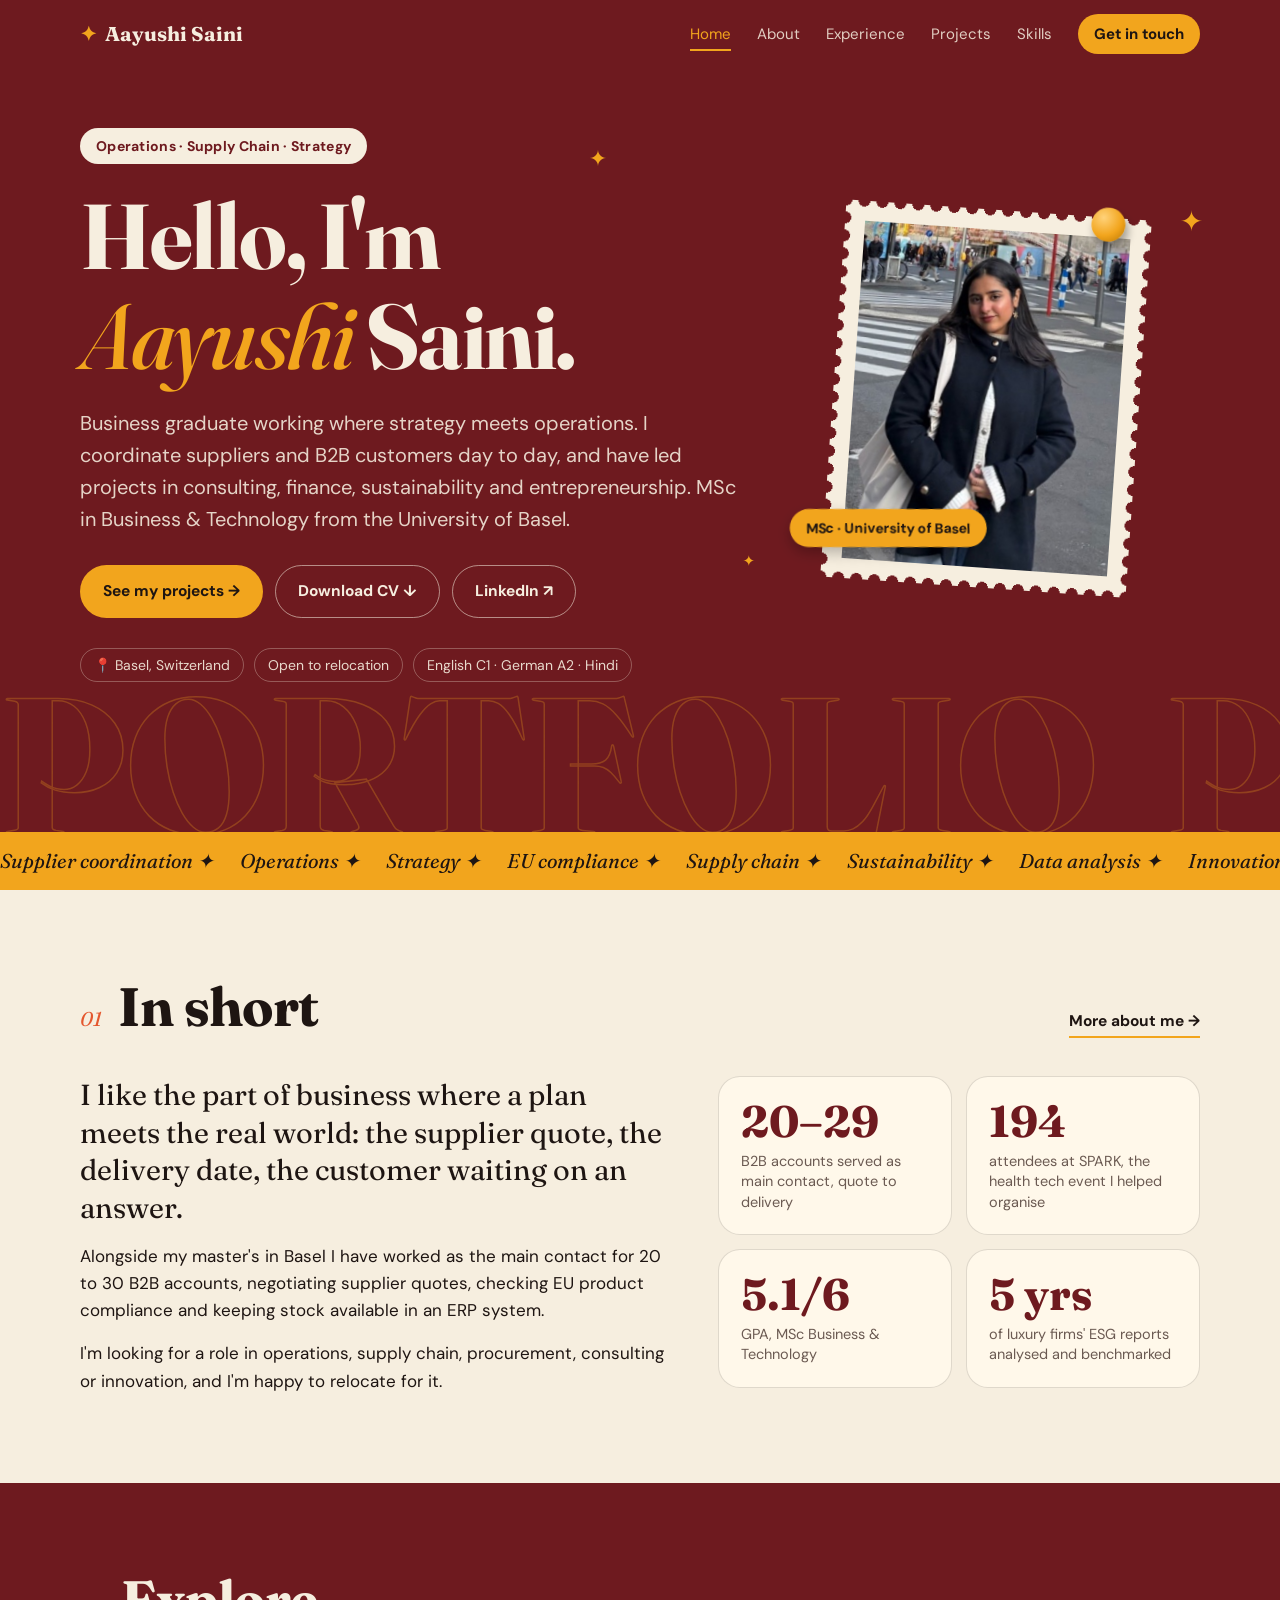
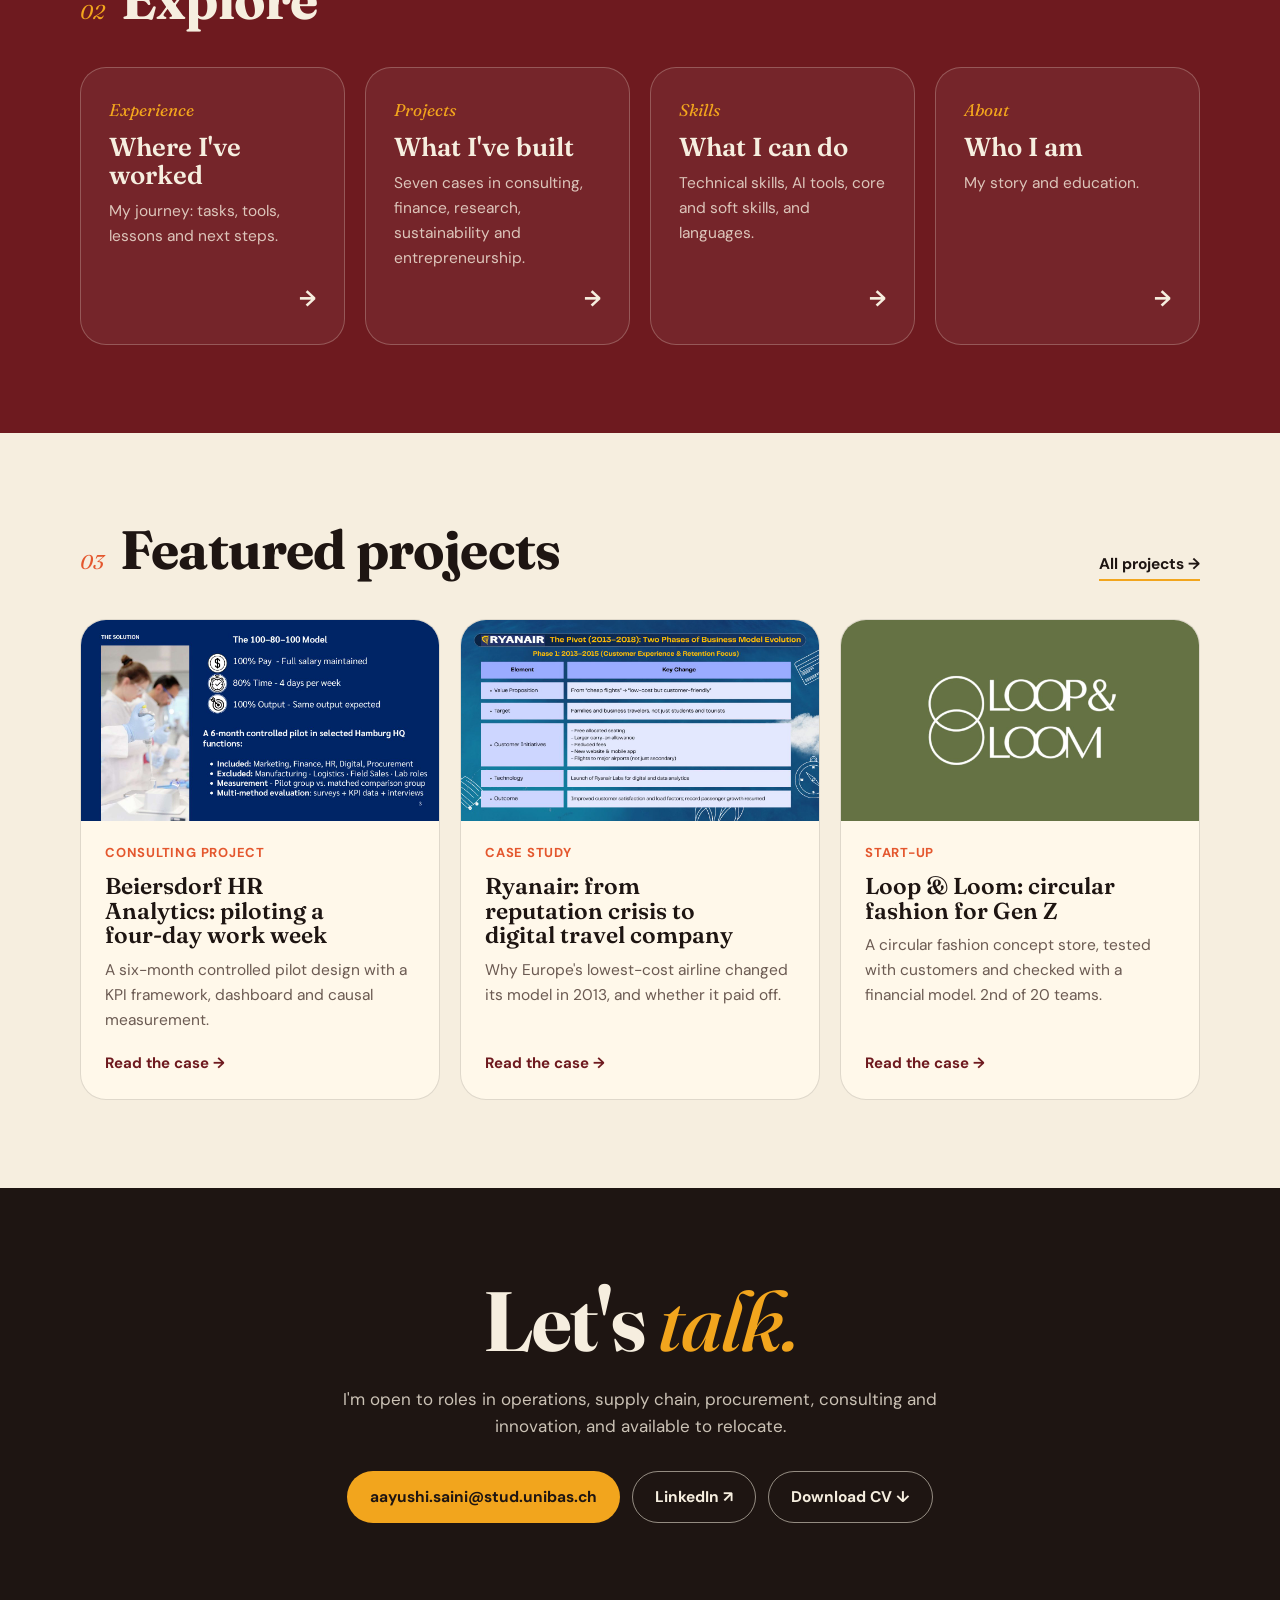
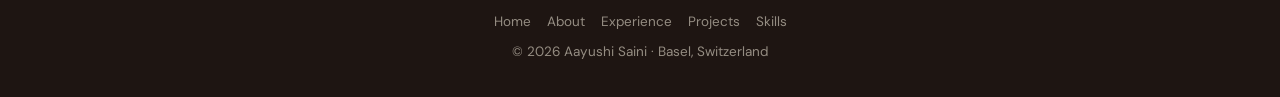
<file: index.html>
<!DOCTYPE html>
<html lang="en">
<head>
<meta charset="utf-8">
<meta name="viewport" content="width=device-width, initial-scale=1">
<title>Aayushi Saini | Operations, Supply Chain &amp; Strategy</title>
<meta name="description" content="Portfolio of Aayushi Saini, MSc Business &amp; Technology (University of Basel). Operations, supply chain, procurement and strategy.">
<meta property="og:title" content="Aayushi Saini | Operations, Supply Chain &amp; Strategy">
<meta property="og:description" content="Portfolio of Aayushi Saini, MSc Business &amp; Technology (University of Basel). Operations, supply chain, procurement and strategy.">
<meta property="og:image" content="photo.jpg">
<script>document.documentElement.className='js'</script>
<link rel="preconnect" href="https://fonts.googleapis.com">
<link rel="preconnect" href="https://fonts.gstatic.com" crossorigin>
<link href="https://fonts.googleapis.com/css2?family=Fraunces:ital,opsz,wght@0,9..144,400;0,9..144,600;0,9..144,700;1,9..144,500&family=DM+Sans:wght@400;500;700&display=swap" rel="stylesheet">
<link rel="stylesheet" href="style.css">
</head>
<body>
<div class="progress" aria-hidden="true"></div>
<header class="nav" id="nav">
  <div class="wrap">
    <a class="brand" href="index.html"><span class="star">✦</span> Aayushi Saini</a>
    <button class="menu-btn" id="menuBtn" aria-expanded="false" aria-controls="links">Menu</button>
    <nav class="links" id="links" aria-label="Pages">
      <a href="index.html" class="active" aria-current="page">Home</a><a href="about.html">About</a><a href="experience.html">Experience</a><a href="projects.html">Projects</a><a href="skills.html">Skills</a>
      <a class="cta" href="#contact">Get in touch</a>
    </nav>
  </div>
</header>

<main>
<div class="hero">
  <div class="ghost" aria-hidden="true"><span>PORTFOLIO</span><span>PORTFOLIO</span><span>PORTFOLIO</span><span>PORTFOLIO</span><span>PORTFOLIO</span><span>PORTFOLIO</span></div>
  <span class="spark" style="top:17%;left:46%;font-size:22px" aria-hidden="true">✦</span>
  <span class="spark" style="top:66%;left:58%;font-size:15px;animation-delay:1.1s" aria-hidden="true">✦</span>
  <span class="spark" style="top:24%;right:6%;font-size:28px;animation-delay:.6s" aria-hidden="true">✦</span>
  <div class="wrap">
    <div>
      <span class="eyebrow rise" style="--d:0">Operations · Supply Chain · Strategy</span>
      <h1 class="rise" style="--d:1">Hello, I'm <em>Aayushi</em> Saini.</h1>
      <p class="lead rise" style="--d:2">Business graduate working where strategy meets operations. I coordinate suppliers and B2B customers day to day, and have led projects in consulting, finance, sustainability and entrepreneurship. MSc in Business &amp; Technology from the University of Basel.</p>
      <div class="btns rise" style="--d:3">
        <a class="btn gold" href="projects.html">See my projects →</a>
        <a class="btn line" href="Aayushi_Saini_CV.pdf" download>Download CV ↓</a>
        <a class="btn line" href="https://www.linkedin.com/in/aayushi-saini-a6031a227/" target="_blank" rel="noopener">LinkedIn ↗</a>
      </div>
      <ul class="facts rise" style="--d:4">
        <li>📍 Basel, Switzerland</li>
        <li>Open to relocation</li>
        <li>English C1 · German A2 · Hindi</li>
      </ul>
    </div>
    <div class="stamp-holder">
      <div class="stamp"><img src="photo.jpg" alt="Portrait of Aayushi Saini" width="600" height="740"></div>
      <span class="pin" aria-hidden="true"></span>
      <span class="tagchip">MSc · University of Basel</span>
    </div>
  </div>
</div>
<div class="strip" aria-hidden="true"><div><span>Supplier coordination ✦</span><span>Operations ✦</span><span>Strategy ✦</span><span>EU compliance ✦</span><span>Supply chain ✦</span><span>Sustainability ✦</span><span>Data analysis ✦</span><span>Innovation ✦</span><span>Supplier coordination ✦</span><span>Operations ✦</span><span>Strategy ✦</span><span>EU compliance ✦</span><span>Supply chain ✦</span><span>Sustainability ✦</span><span>Data analysis ✦</span><span>Innovation ✦</span><span>Supplier coordination ✦</span><span>Operations ✦</span><span>Strategy ✦</span><span>EU compliance ✦</span><span>Supply chain ✦</span><span>Sustainability ✦</span><span>Data analysis ✦</span><span>Innovation ✦</span><span>Supplier coordination ✦</span><span>Operations ✦</span><span>Strategy ✦</span><span>EU compliance ✦</span><span>Supply chain ✦</span><span>Sustainability ✦</span><span>Data analysis ✦</span><span>Innovation ✦</span></div></div>

<section id="about">
  <div class="wrap">
    <div class="sec-head rv"><span class="num">01</span><h2>In short</h2><a class="more" href="about.html">More about me →</a></div>
    <div class="about-grid">
      <div class="rv left">
        <p class="big">I like the part of business where a plan meets the real world: the supplier quote, the delivery date, the customer waiting on an answer.</p>
        <p>Alongside my master's in Basel I have worked as the main contact for 20 to 30 B2B accounts, negotiating supplier quotes, checking EU product compliance and keeping stock available in an ERP system.</p>
        <p>I'm looking for a role in operations, supply chain, procurement, consulting or innovation, and I'm happy to relocate for it.</p>
      </div>
      <div class="stats" data-stagger>
        <div class="stat rv zoom"><b data-count="30" data-prefix="20–">20–30</b><span>B2B accounts served as main contact, quote to delivery</span></div>
        <div class="stat rv zoom"><b data-count="200">200</b><span>attendees at SPARK, the health tech event I helped organise</span></div>
        <div class="stat rv zoom"><b data-count="5.2" data-dec="1" data-suffix="/6">5.2/6</b><span>GPA, MSc Business &amp; Technology</span></div>
        <div class="stat rv zoom"><b data-count="5" data-suffix=" yrs">5 yrs</b><span>of luxury firms' ESG reports analysed and benchmarked</span></div>
      </div>
    </div>
  </div>
</section>

<section class="wine">
  <div class="wrap">
    <div class="sec-head rv"><span class="num">02</span><h2>Explore</h2></div>
    <div class="tiles" data-stagger>
      <a class="tile rv" href="experience.html"><span class="n">Experience</span><h3>Where I've worked</h3><p>My journey: tasks, tools, lessons and next steps.</p><span class="go">→</span></a>
      <a class="tile rv" href="projects.html"><span class="n">Projects</span><h3>What I've built</h3><p>Seven cases in consulting, finance, research, sustainability and entrepreneurship.</p><span class="go">→</span></a>
      <a class="tile rv" href="skills.html"><span class="n">Skills</span><h3>What I can do</h3><p>Technical skills, AI tools, core and soft skills, and languages.</p><span class="go">→</span></a>
      <a class="tile rv" href="about.html"><span class="n">About</span><h3>Who I am</h3><p>My story and education.</p><span class="go">→</span></a>
    </div>
  </div>
</section>

<section>
  <div class="wrap">
    <div class="sec-head rv"><span class="num">03</span><h2>Featured projects</h2><a class="more" href="projects.html">All projects →</a></div>
    <div class="cards" data-stagger>
      <a class="card rv zoom" href="project-beiersdorf.html" data-t="consulting">
        <div class="cover"><img src="beiersdorf-1.jpg" alt="" width="1280" height="720" loading="lazy"></div>
        <div class="in-pad">
          <span class="kind">Consulting project</span>
          <h3>Beiersdorf HR Analytics: piloting a four-day work week</h3>
          <p>A six-month controlled pilot design with a KPI framework, dashboard and causal measurement.</p>
          <span class="read">Read the case <i>→</i></span>
        </div>
      </a>
      <a class="card rv zoom" href="project-ryanair.html" data-t="finance">
        <div class="cover"><img src="ryanair-1.jpg" alt="" width="1280" height="720" loading="lazy"></div>
        <div class="in-pad">
          <span class="kind">Case study</span>
          <h3>Ryanair: from reputation crisis to digital travel company</h3>
          <p>Why Europe's lowest-cost airline changed its model in 2013, and whether it paid off.</p>
          <span class="read">Read the case <i>→</i></span>
        </div>
      </a>
      <a class="card rv zoom" href="project-loop-loom.html" data-t="venture sustainability">
        <div class="cover"><img src="loop-loom-1.jpg" alt="" width="1280" height="720" loading="lazy"></div>
        <div class="in-pad">
          <span class="kind">Start-up</span>
          <h3>Loop &amp; Loom: circular fashion for Gen Z</h3>
          <p>A circular fashion concept store, tested with customers and checked with a financial model. 2nd of 20 teams.</p>
          <span class="read">Read the case <i>→</i></span>
        </div>
      </a>
    </div>
  </div>
</section>

<section id="contact" class="contact">
  <div class="wrap rv">
    <h2>Let's <em>talk.</em></h2>
    <p>I'm open to roles in operations, supply chain, procurement, consulting and innovation, and available to relocate.</p>
    <div class="btns">
      <a class="btn gold" href="mailto:aayushi.saini@stud.unibas.ch">aayushi.saini@stud.unibas.ch</a>
      <a class="btn line" href="https://www.linkedin.com/in/aayushi-saini-a6031a227/" target="_blank" rel="noopener">LinkedIn ↗</a>
      <a class="btn line" href="Aayushi_Saini_CV.pdf" download>Download CV ↓</a>
    </div>
  </div>
</section>
</main>

<footer>
  <p><a href="index.html">Home</a><a href="about.html">About</a><a href="experience.html">Experience</a><a href="projects.html">Projects</a><a href="skills.html">Skills</a></p>
  <p>© <span id="yr">2026</span> Aayushi Saini · Basel, Switzerland</p>
</footer>
<script src="main.js"></script>
</body>
</html>
</file>
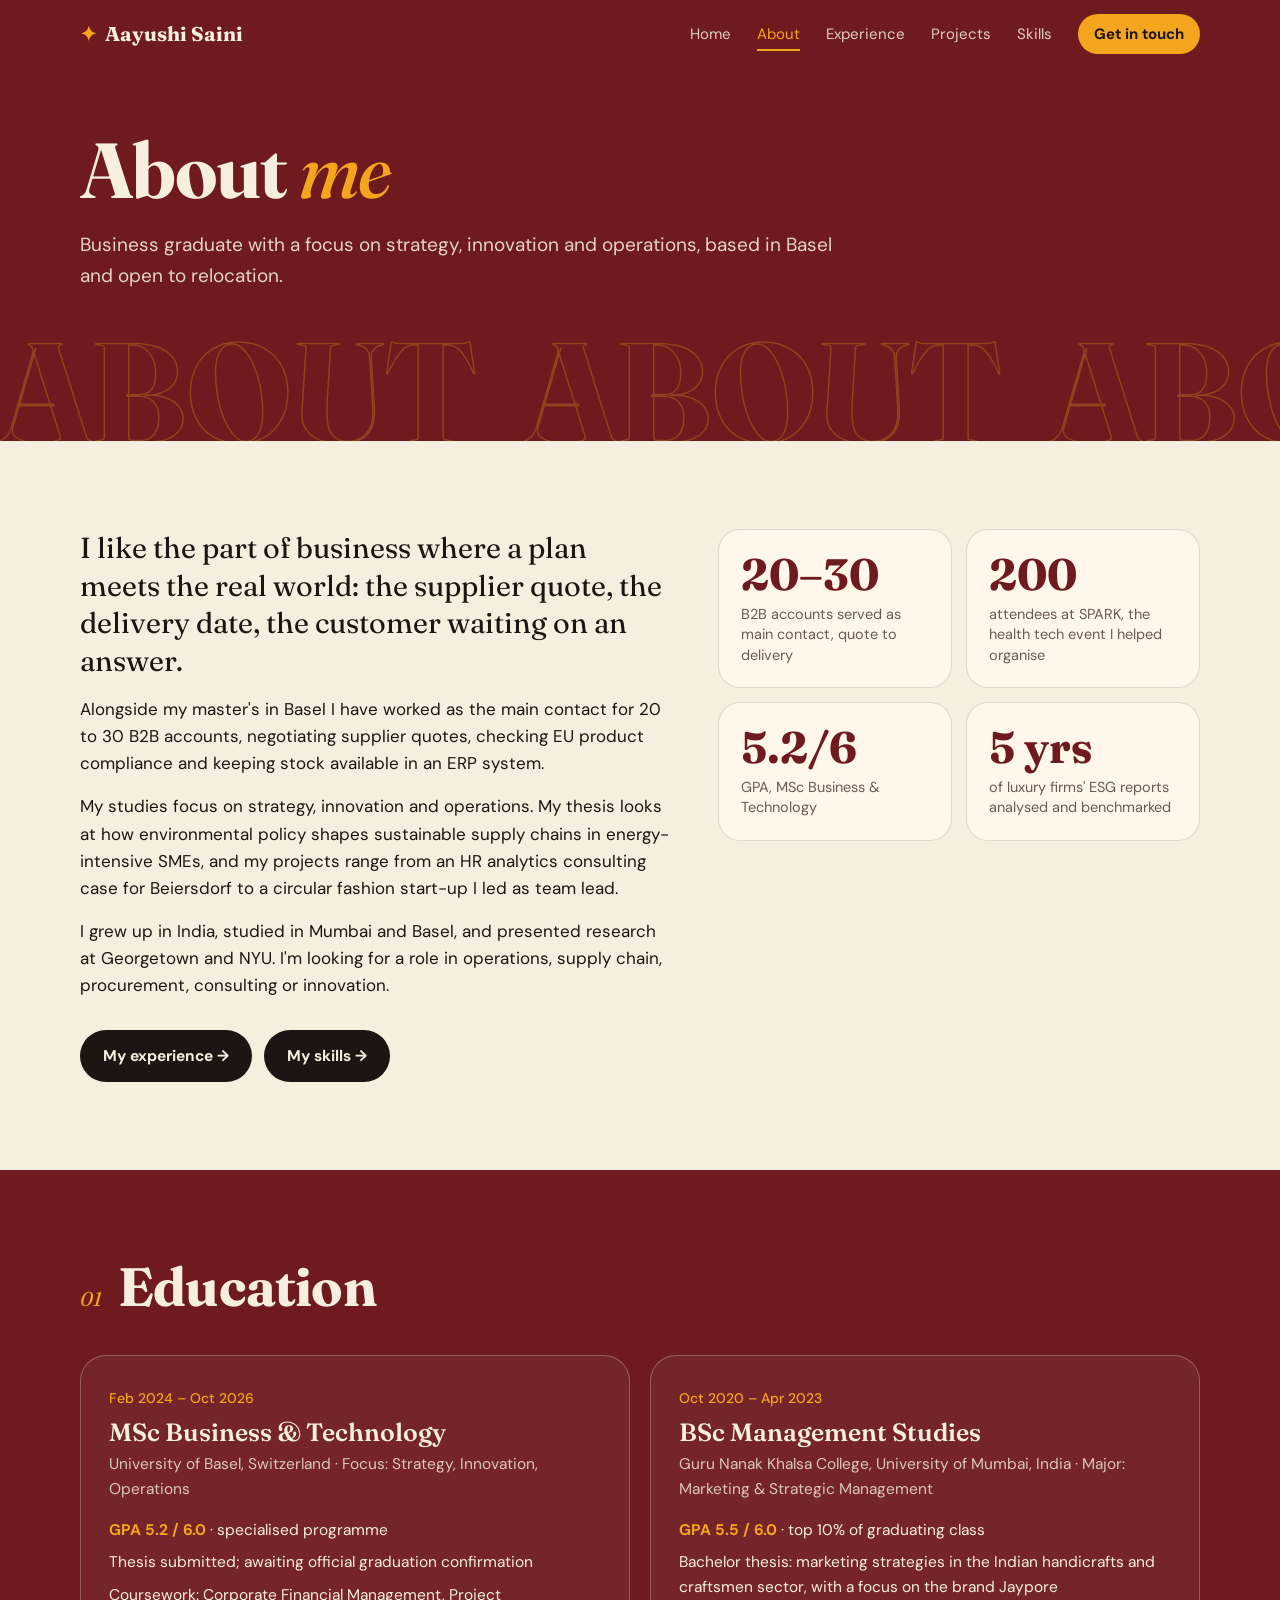
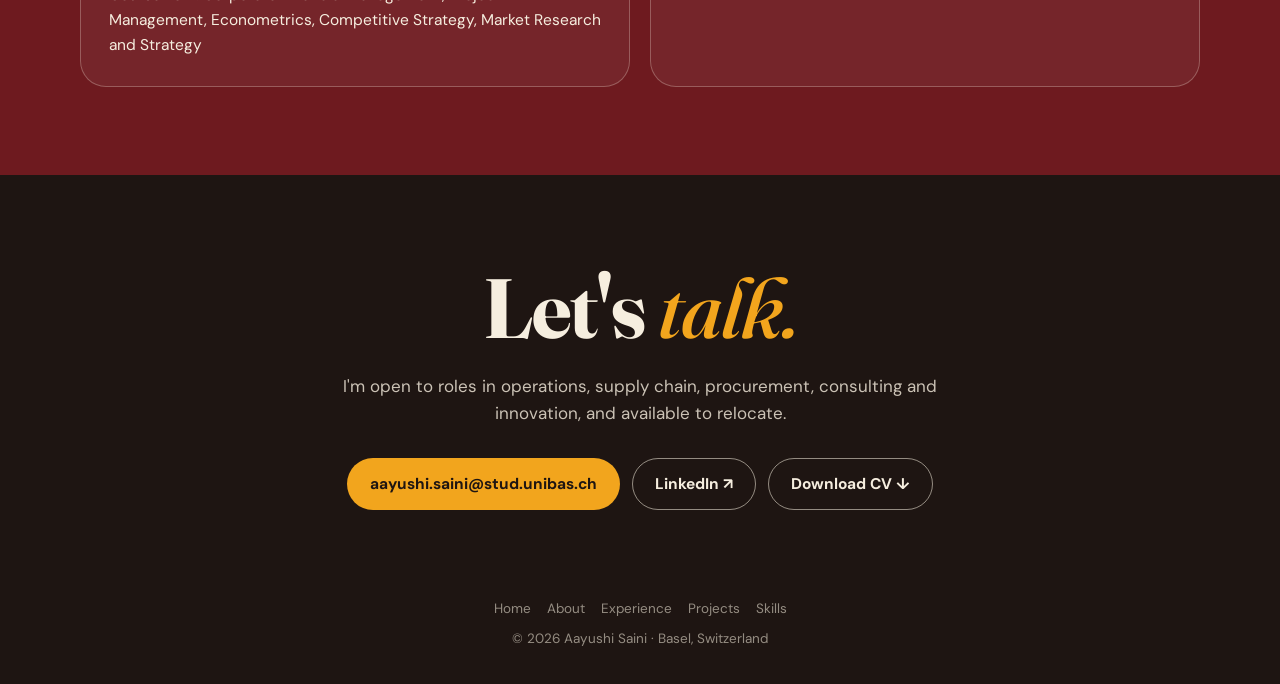
<file: about.html>
<!DOCTYPE html>
<html lang="en">
<head>
<meta charset="utf-8">
<meta name="viewport" content="width=device-width, initial-scale=1">
<title>About | Aayushi Saini</title>
<meta name="description" content="Background and education of Aayushi Saini.">
<meta property="og:title" content="About | Aayushi Saini">
<meta property="og:description" content="Background and education of Aayushi Saini.">
<meta property="og:image" content="photo.jpg">
<script>document.documentElement.className='js'</script>
<link rel="preconnect" href="https://fonts.googleapis.com">
<link rel="preconnect" href="https://fonts.gstatic.com" crossorigin>
<link href="https://fonts.googleapis.com/css2?family=Fraunces:ital,opsz,wght@0,9..144,400;0,9..144,600;0,9..144,700;1,9..144,500&family=DM+Sans:wght@400;500;700&display=swap" rel="stylesheet">
<link rel="stylesheet" href="style.css">
</head>
<body>
<div class="progress" aria-hidden="true"></div>
<header class="nav" id="nav">
  <div class="wrap">
    <a class="brand" href="index.html"><span class="star">✦</span> Aayushi Saini</a>
    <button class="menu-btn" id="menuBtn" aria-expanded="false" aria-controls="links">Menu</button>
    <nav class="links" id="links" aria-label="Pages">
      <a href="index.html">Home</a><a href="about.html" class="active" aria-current="page">About</a><a href="experience.html">Experience</a><a href="projects.html">Projects</a><a href="skills.html">Skills</a>
      <a class="cta" href="#contact">Get in touch</a>
    </nav>
  </div>
</header>

<main>
<div class="page-hero">
  <div class="ghost" aria-hidden="true"><span>ABOUT</span><span>ABOUT</span><span>ABOUT</span><span>ABOUT</span><span>ABOUT</span><span>ABOUT</span></div>
  <div class="wrap">
    <h1 class="rise" style="--d:0">About <em>me</em></h1>
    <p class="lead rise" style="--d:1">Business graduate with a focus on strategy, innovation and operations, based in Basel and open to relocation.</p>
  </div>
</div>

<section>
  <div class="wrap">
    <div class="about-grid">
      <div class="rv left">
        <p class="big">I like the part of business where a plan meets the real world: the supplier quote, the delivery date, the customer waiting on an answer.</p>
        <p>Alongside my master's in Basel I have worked as the main contact for 20 to 30 B2B accounts, negotiating supplier quotes, checking EU product compliance and keeping stock available in an ERP system.</p>
        <p>My studies focus on strategy, innovation and operations. My thesis looks at how environmental policy shapes sustainable supply chains in energy-intensive SMEs, and my projects range from an HR analytics consulting case for Beiersdorf to a circular fashion start-up I led as team lead.</p>
        <p>I grew up in India, studied in Mumbai and Basel, and presented research at Georgetown and NYU. I'm looking for a role in operations, supply chain, procurement, consulting or innovation.</p>
        <div class="btns"><a class="btn dark" href="experience.html">My experience →</a><a class="btn dark" href="skills.html">My skills →</a></div>
      </div>
      <div class="stats" data-stagger>
        <div class="stat rv zoom"><b data-count="30" data-prefix="20–">20–30</b><span>B2B accounts served as main contact, quote to delivery</span></div>
        <div class="stat rv zoom"><b data-count="200">200</b><span>attendees at SPARK, the health tech event I helped organise</span></div>
        <div class="stat rv zoom"><b data-count="5.2" data-dec="1" data-suffix="/6">5.2/6</b><span>GPA, MSc Business &amp; Technology</span></div>
        <div class="stat rv zoom"><b data-count="5" data-suffix=" yrs">5 yrs</b><span>of luxury firms' ESG reports analysed and benchmarked</span></div>
      </div>
    </div>
  </div>
</section>

<section class="wine" id="education">
  <div class="wrap">
    <div class="sec-head rv"><span class="num">01</span><h2>Education</h2></div>
    <div class="edu" data-stagger>
      <article class="rv">
        <span class="when">Feb 2024 – Oct 2026</span>
        <h3>MSc Business &amp; Technology</h3>
        <p class="school">University of Basel, Switzerland · Focus: Strategy, Innovation, Operations</p>
        <ul>
          <li><b>GPA 5.2 / 6.0</b> · specialised programme</li>
          <li>Thesis submitted; awaiting official graduation confirmation</li>
          <li>Coursework: Corporate Financial Management, Project Management, Econometrics, Competitive Strategy, Market Research and Strategy</li>
        </ul>
      </article>
      <article class="rv">
        <span class="when">Oct 2020 – Apr 2023</span>
        <h3>BSc Management Studies</h3>
        <p class="school">Guru Nanak Khalsa College, University of Mumbai, India · Major: Marketing &amp; Strategic Management</p>
        <ul>
          <li><b>GPA 5.5 / 6.0</b> · top 10% of graduating class</li>
          <li>Bachelor thesis: marketing strategies in the Indian handicrafts and craftsmen sector, with a focus on the brand Jaypore</li>
        </ul>
      </article>
    </div>
  </div>
</section>

<section id="contact" class="contact">
  <div class="wrap rv">
    <h2>Let's <em>talk.</em></h2>
    <p>I'm open to roles in operations, supply chain, procurement, consulting and innovation, and available to relocate.</p>
    <div class="btns">
      <a class="btn gold" href="mailto:aayushi.saini@stud.unibas.ch">aayushi.saini@stud.unibas.ch</a>
      <a class="btn line" href="https://www.linkedin.com/in/aayushi-saini-a6031a227/" target="_blank" rel="noopener">LinkedIn ↗</a>
      <a class="btn line" href="Aayushi_Saini_CV.pdf" download>Download CV ↓</a>
    </div>
  </div>
</section>
</main>

<footer>
  <p><a href="index.html">Home</a><a href="about.html">About</a><a href="experience.html">Experience</a><a href="projects.html">Projects</a><a href="skills.html">Skills</a></p>
  <p>© <span id="yr">2026</span> Aayushi Saini · Basel, Switzerland</p>
</footer>
<script src="main.js"></script>
</body>
</html>
</file>
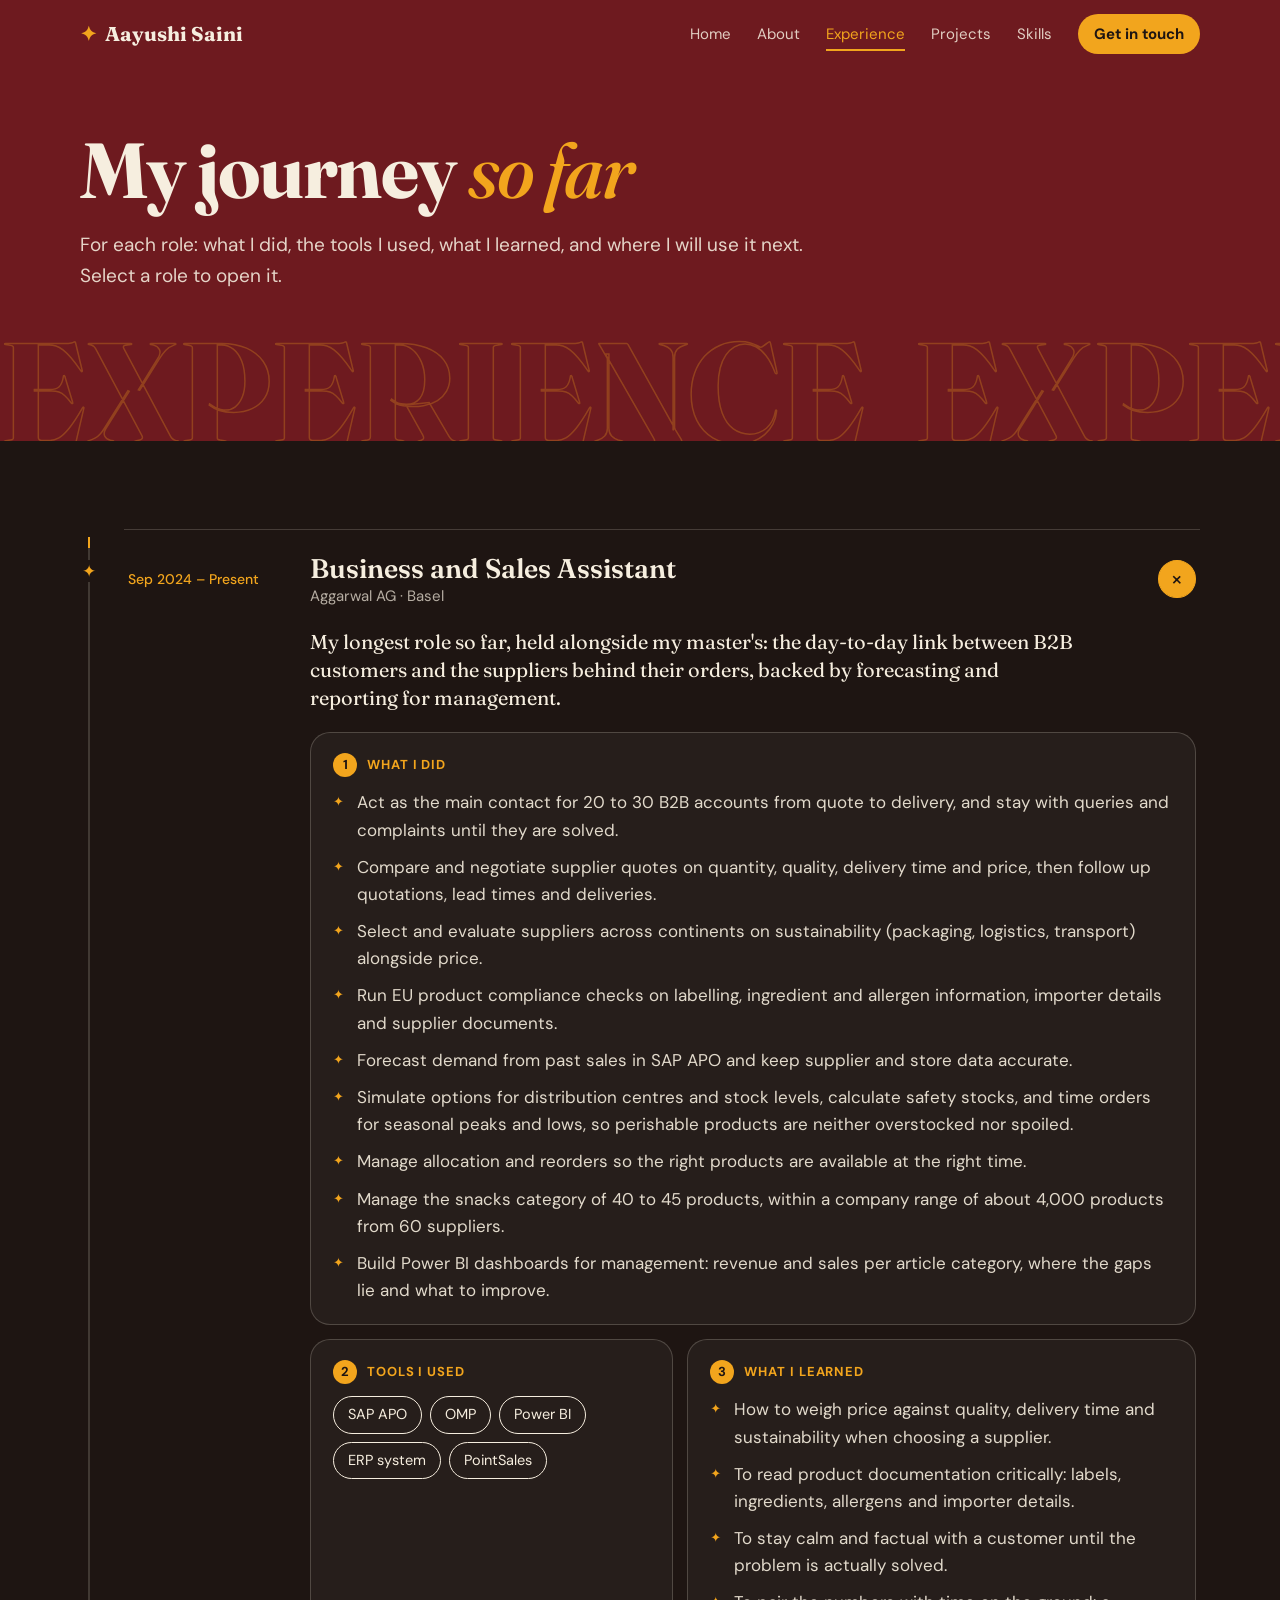
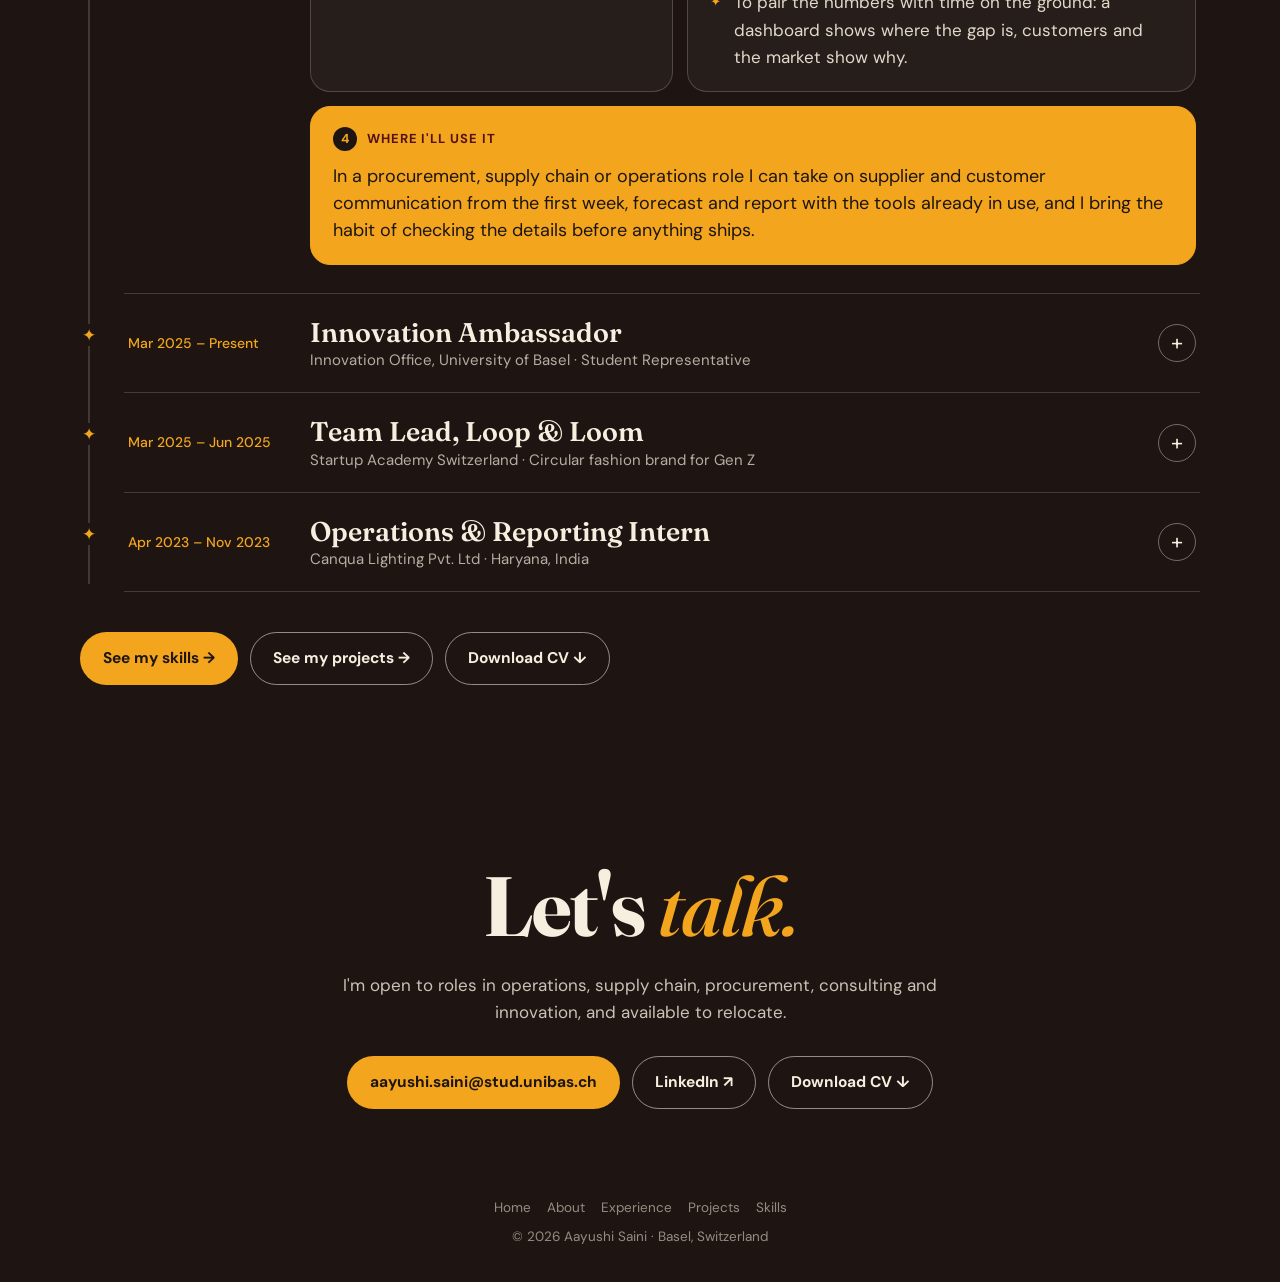
<file: experience.html>
<!DOCTYPE html>
<html lang="en">
<head>
<meta charset="utf-8">
<meta name="viewport" content="width=device-width, initial-scale=1">
<title>Experience | Aayushi Saini</title>
<meta name="description" content="The work experience of Aayushi Saini: tasks, tools, lessons learned and where she will use them.">
<meta property="og:title" content="Experience | Aayushi Saini">
<meta property="og:description" content="The work experience of Aayushi Saini: tasks, tools, lessons learned and where she will use them.">
<meta property="og:image" content="photo.jpg">
<script>document.documentElement.className='js'</script>
<link rel="preconnect" href="https://fonts.googleapis.com">
<link rel="preconnect" href="https://fonts.gstatic.com" crossorigin>
<link href="https://fonts.googleapis.com/css2?family=Fraunces:ital,opsz,wght@0,9..144,400;0,9..144,600;0,9..144,700;1,9..144,500&family=DM+Sans:wght@400;500;700&display=swap" rel="stylesheet">
<link rel="stylesheet" href="style.css">
</head>
<body>
<div class="progress" aria-hidden="true"></div>
<header class="nav" id="nav">
  <div class="wrap">
    <a class="brand" href="index.html"><span class="star">✦</span> Aayushi Saini</a>
    <button class="menu-btn" id="menuBtn" aria-expanded="false" aria-controls="links">Menu</button>
    <nav class="links" id="links" aria-label="Pages">
      <a href="index.html">Home</a><a href="about.html">About</a><a href="experience.html" class="active" aria-current="page">Experience</a><a href="projects.html">Projects</a><a href="skills.html">Skills</a>
      <a class="cta" href="#contact">Get in touch</a>
    </nav>
  </div>
</header>

<main>
<div class="page-hero">
  <div class="ghost" aria-hidden="true"><span>EXPERIENCE</span><span>EXPERIENCE</span><span>EXPERIENCE</span><span>EXPERIENCE</span><span>EXPERIENCE</span><span>EXPERIENCE</span></div>
  <div class="wrap">
    <h1 class="rise" style="--d:0">My journey <em>so far</em></h1>
    <p class="lead rise" style="--d:1">For each role: what I did, the tools I used, what I learned, and where I will use it next. Select a role to open it.</p>
  </div>
</div>

<section class="dark">
  <div class="wrap">
    <div class="tl" data-stagger>
      <span class="fill" aria-hidden="true"></span>
      <details class="xp rv" open>
        <summary><span class="when">Sep 2024 – Present</span><h3>Business and Sales Assistant<span class="org">Aggarwal AG · Basel</span></h3><span class="plus" aria-hidden="true">+</span></summary>
        <div class="body">
          <p class="xp-intro">My longest role so far, held alongside my master's: the day-to-day link between B2B customers and the suppliers behind their orders, backed by forecasting and reporting for management.</p>

          <div class="xp-grid">
            <div class="panel wide"><h4><span>1</span>What I did</h4><ul><li>Act as the main contact for 20 to 30 B2B accounts from quote to delivery, and stay with queries and complaints until they are solved.</li><li>Compare and negotiate supplier quotes on quantity, quality, delivery time and price, then follow up quotations, lead times and deliveries.</li><li>Select and evaluate suppliers across continents on sustainability (packaging, logistics, transport) alongside price.</li><li>Run EU product compliance checks on labelling, ingredient and allergen information, importer details and supplier documents.</li><li>Forecast demand from past sales in SAP APO and keep supplier and store data accurate.</li><li>Simulate options for distribution centres and stock levels, calculate safety stocks, and time orders for seasonal peaks and lows, so perishable products are neither overstocked nor spoiled.</li><li>Manage allocation and reorders so the right products are available at the right time.</li><li>Manage the snacks category of 40 to 45 products, within a company range of about 4,000 products from 60 suppliers.</li><li>Build Power BI dashboards for management: revenue and sales per article category, where the gaps lie and what to improve.</li></ul></div>
            <div class="panel"><h4><span>2</span>Tools I used</h4><div class="tags"><span class="tag">SAP APO</span><span class="tag">OMP</span><span class="tag">Power BI</span><span class="tag">ERP system</span><span class="tag">PointSales</span></div></div>
            <div class="panel"><h4><span>3</span>What I learned</h4><ul><li>How to weigh price against quality, delivery time and sustainability when choosing a supplier.</li><li>To read product documentation critically: labels, ingredients, allergens and importer details.</li><li>To stay calm and factual with a customer until the problem is actually solved.</li><li>To pair the numbers with time on the ground: a dashboard shows where the gap is, customers and the market show why.</li></ul></div>
            <div class="panel wide next"><h4><span>4</span>Where I'll use it</h4><p>In a procurement, supply chain or operations role I can take on supplier and customer communication from the first week, forecast and report with the tools already in use, and I bring the habit of checking the details before anything ships.</p></div>
          </div>
        </div>
      </details>
      <details class="xp rv">
        <summary><span class="when">Mar 2025 – Present</span><h3>Innovation Ambassador<span class="org">Innovation Office, University of Basel · Student Representative</span></h3><span class="plus" aria-hidden="true">+</span></summary>
        <div class="body">
          <p class="xp-intro">A student role at the university's Innovation Office, which supports bachelor's, master's, PhD and postdoctoral researchers who want to start a company in the life sciences. I helped root the office among students and connect it with start-ups and investors.</p>
<p class="xp-note"><b>About SPARK</b>SPARK is a collaboration between the University of Basel and Stanford University: an intensive one-year course for life-science start-up teams from both countries and beyond.</p>
          <div class="xp-grid">
            <div class="panel wide"><h4><span>1</span>What I did</h4><ul><li>Co-organised the SPARK health tech event, which brought Stanford and Bay Area professionals together with Swiss start-ups, for 200 attendees.</li><li>Mentored start-ups, including a metal jewellery brand, a Swiss-grown organic vegetable brand and a second-hand baby and mother clothing business, on brand building, positioning, financial models, marketing, market research and lead generation.</li><li>Organised start-up pitching events where students practise their pitch and get mentoring on raw ideas, through to launch.</li><li>Ran the Innovation Office's student association, promoting its courses and entrepreneurship among university students.</li><li>Organised events for the Entrepreneurs Club and presented the office and its courses, such as sustainability and circularity in the economy and circular sciences in chemistry.</li><li>Built partnerships that bring investors and start-ups in life sciences and medtech together, and helped connect the office with the South Korean ecosystem looking for investment and opportunities in Basel pharma tech.</li><li>Analysed participant data to match each start-up with the right investors, and mapped the event process and its follow-up.</li></ul></div>
            <div class="panel"><h4><span>2</span>Tools I used</h4><div class="tags"><span class="tag">Excel</span><span class="tag">Canva</span><span class="tag">R</span><span class="tag">Digital marketing</span></div></div>
            <div class="panel"><h4><span>3</span>What I learned</h4><ul><li>How to run events and programmes with many parties involved.</li><li>What early-stage founders need most help with: positioning, a financial model and finding first customers.</li><li>How to bring investors and start-ups together so that both sides benefit.</li><li>To clean large, messy datasets and use them to make informed decisions.</li></ul></div>
            <div class="panel wide next"><h4><span>4</span>Where I'll use it</h4><p>In innovation, business development, consulting or partnership roles I can bring founders, investors and institutions together, coach a young business on its positioning and numbers, and run a programme from invitation to follow-up.</p></div>
          </div>
        </div>
      </details>
      <details class="xp rv">
        <summary><span class="when">Mar 2025 – Jun 2025</span><h3>Team Lead, Loop &amp; Loom<span class="org">Startup Academy Switzerland · Circular fashion brand for Gen Z</span></h3><span class="plus" aria-hidden="true">+</span></summary>
        <div class="body">
          <p class="xp-intro">A start-up programme in which I led a diverse team of five from a first idea to the final pitch, where we finished 2nd out of 20 teams.</p>

          <div class="xp-grid">
            <div class="panel wide"><h4><span>1</span>What I did</h4><ul><li>Met with the team every week to work on market positioning and on customer and market research.</li><li>Defined target segments (Gen Z and millennials, fashion enthusiasts, ethical consumers) and validated them through customer testing.</li><li>Created model store layouts and an early marketing plan built on influencers and social media.</li><li>Set prices from CHF 15 to 120 after finding that sustainability mattered but price came first.</li><li>Built a financial model (start-up capital CHF 55–60k, Year 1 costs CHF 128k) to check that the pricing was viable.</li><li>Kept improving the product after being told more than once that it had been done before: better material, better engagement.</li></ul></div>
            <div class="panel"><h4><span>2</span>Tools I used</h4><div class="tags"><span class="tag">Excel</span><span class="tag">R</span></div></div>
            <div class="panel"><h4><span>3</span>What I learned</h4><ul><li>How to lead a diverse team and keep everyone working towards one pitch.</li><li>To treat "this has been done before" as input for the next version, not a reason to stop.</li><li>That what customers say they value and what they will pay for can differ.</li><li>To turn assumptions into a financial model before trusting an idea.</li></ul></div>
            <div class="panel wide next"><h4><span>4</span>Where I'll use it</h4><p>In strategy, business development or innovation roles I test ideas with customers and numbers first, keep going when the first answer is no, and I am comfortable taking the lead in a team.</p></div>
          </div>
        </div>
      </details>
      <details class="xp rv">
        <summary><span class="when">Apr 2023 – Nov 2023</span><h3>Operations &amp; Reporting Intern<span class="org">Canqua Lighting Pvt. Ltd · Haryana, India</span></h3><span class="plus" aria-hidden="true">+</span></summary>
        <div class="body">
          <p class="xp-intro">My first role after my bachelor's degree, at a lighting company in India: supporting daily operations and making the reporting faster.</p>

          <div class="xp-grid">
            <div class="panel wide"><h4><span>1</span>What I did</h4><ul><li>Supported day-to-day operations and reporting, keeping business information and documentation accurate.</li><li>Collected, organised and entered operational information into recurring reports and KPI dashboards.</li><li>Identified bottlenecks in reporting and redesigned the workflows, contributing to a 40% improvement in reporting turnaround time.</li></ul></div>
            <div class="panel"><h4><span>2</span>Tools I used</h4><div class="tags"><span class="tag">KPI dashboards</span><span class="tag">Excel</span></div></div>
            <div class="panel"><h4><span>3</span>What I learned</h4><ul><li>To keep records accurate day after day, because every later report depends on them.</li><li>To look for the step where a routine process slows down, and redesign it.</li><li>How an operations team uses KPIs to see what is happening in the business.</li></ul></div>
            <div class="panel wide next"><h4><span>4</span>Where I'll use it</h4><p>In operations support and reporting roles I bring accurate data handling and the habit of asking how a routine process could run faster.</p></div>
          </div>
        </div>
      </details>
    </div>
    <div class="btns rv" style="margin-top:40px"><a class="btn gold" href="skills.html">See my skills →</a><a class="btn line" href="projects.html">See my projects →</a><a class="btn line" href="Aayushi_Saini_CV.pdf" download>Download CV ↓</a></div>
  </div>
</section>

<section id="contact" class="contact">
  <div class="wrap rv">
    <h2>Let's <em>talk.</em></h2>
    <p>I'm open to roles in operations, supply chain, procurement, consulting and innovation, and available to relocate.</p>
    <div class="btns">
      <a class="btn gold" href="mailto:aayushi.saini@stud.unibas.ch">aayushi.saini@stud.unibas.ch</a>
      <a class="btn line" href="https://www.linkedin.com/in/aayushi-saini-a6031a227/" target="_blank" rel="noopener">LinkedIn ↗</a>
      <a class="btn line" href="Aayushi_Saini_CV.pdf" download>Download CV ↓</a>
    </div>
  </div>
</section>
</main>

<footer>
  <p><a href="index.html">Home</a><a href="about.html">About</a><a href="experience.html">Experience</a><a href="projects.html">Projects</a><a href="skills.html">Skills</a></p>
  <p>© <span id="yr">2026</span> Aayushi Saini · Basel, Switzerland</p>
</footer>
<script src="main.js"></script>
</body>
</html>
</file>
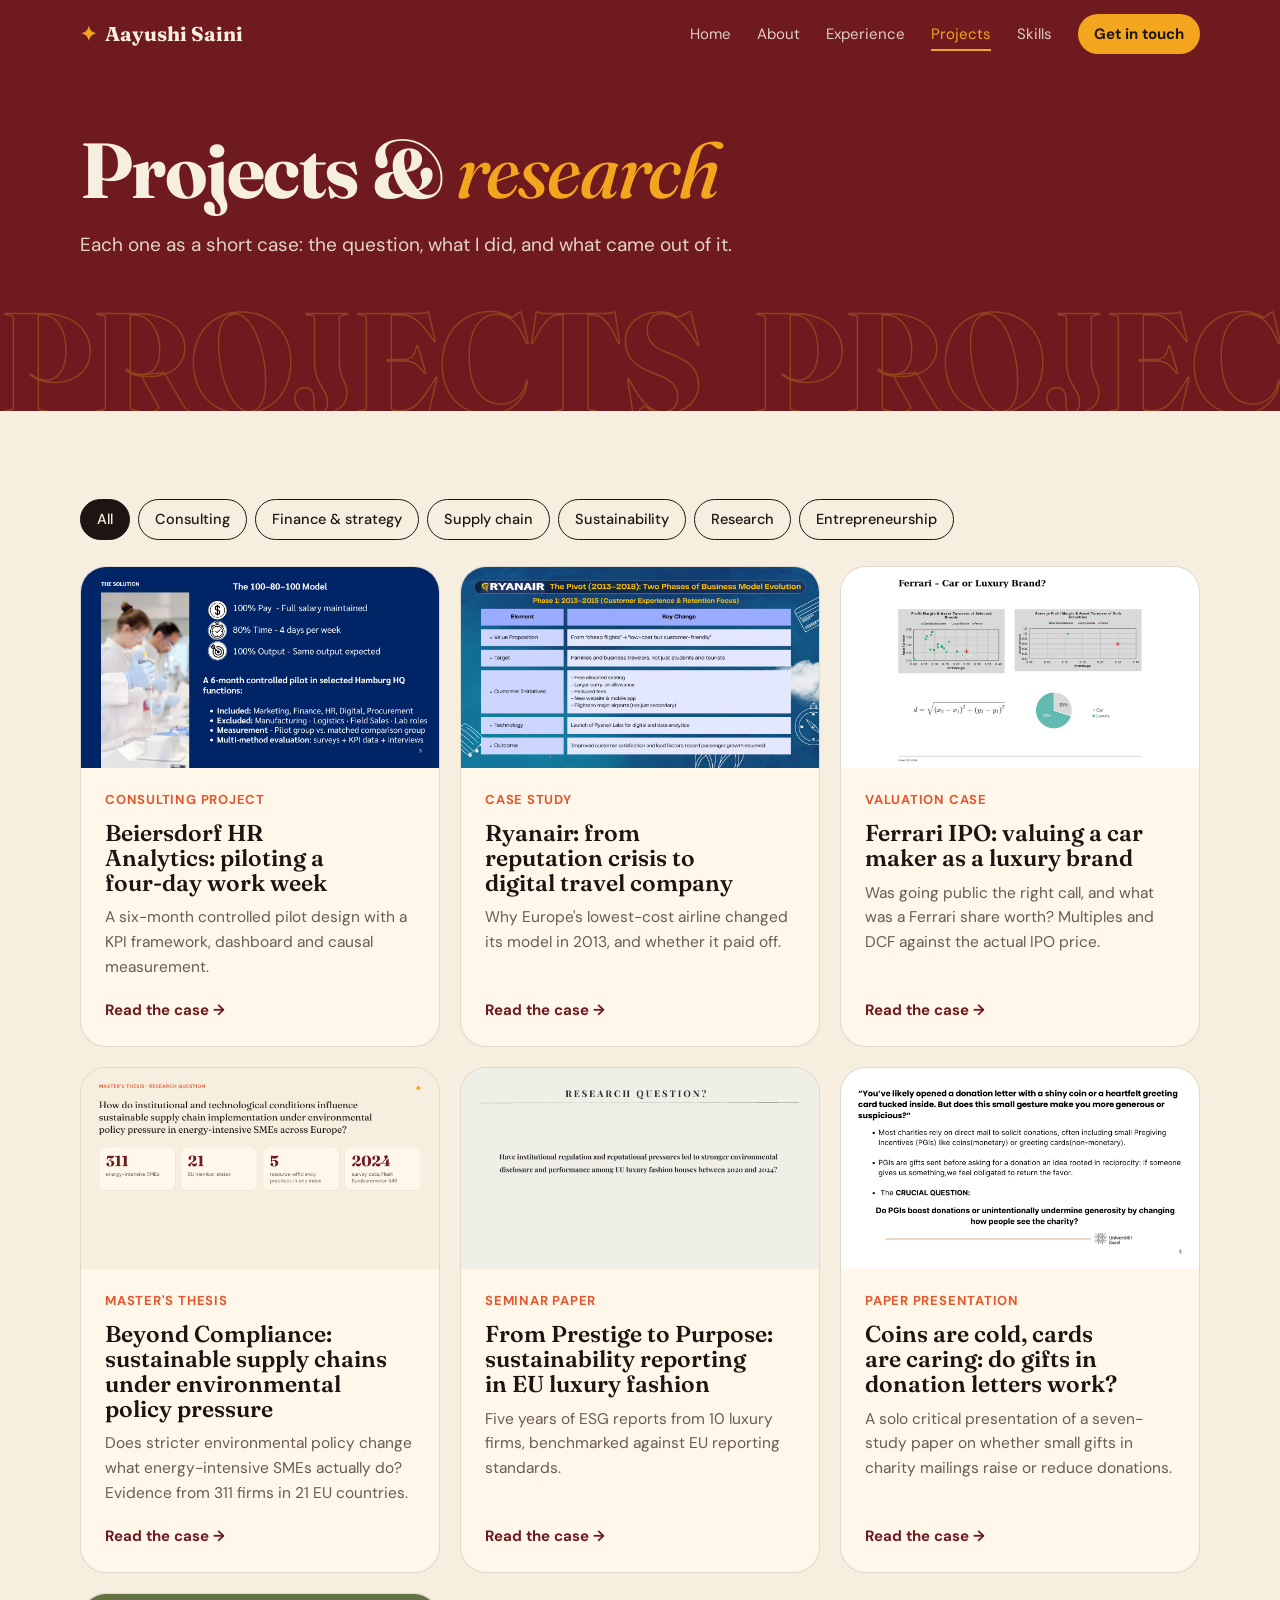
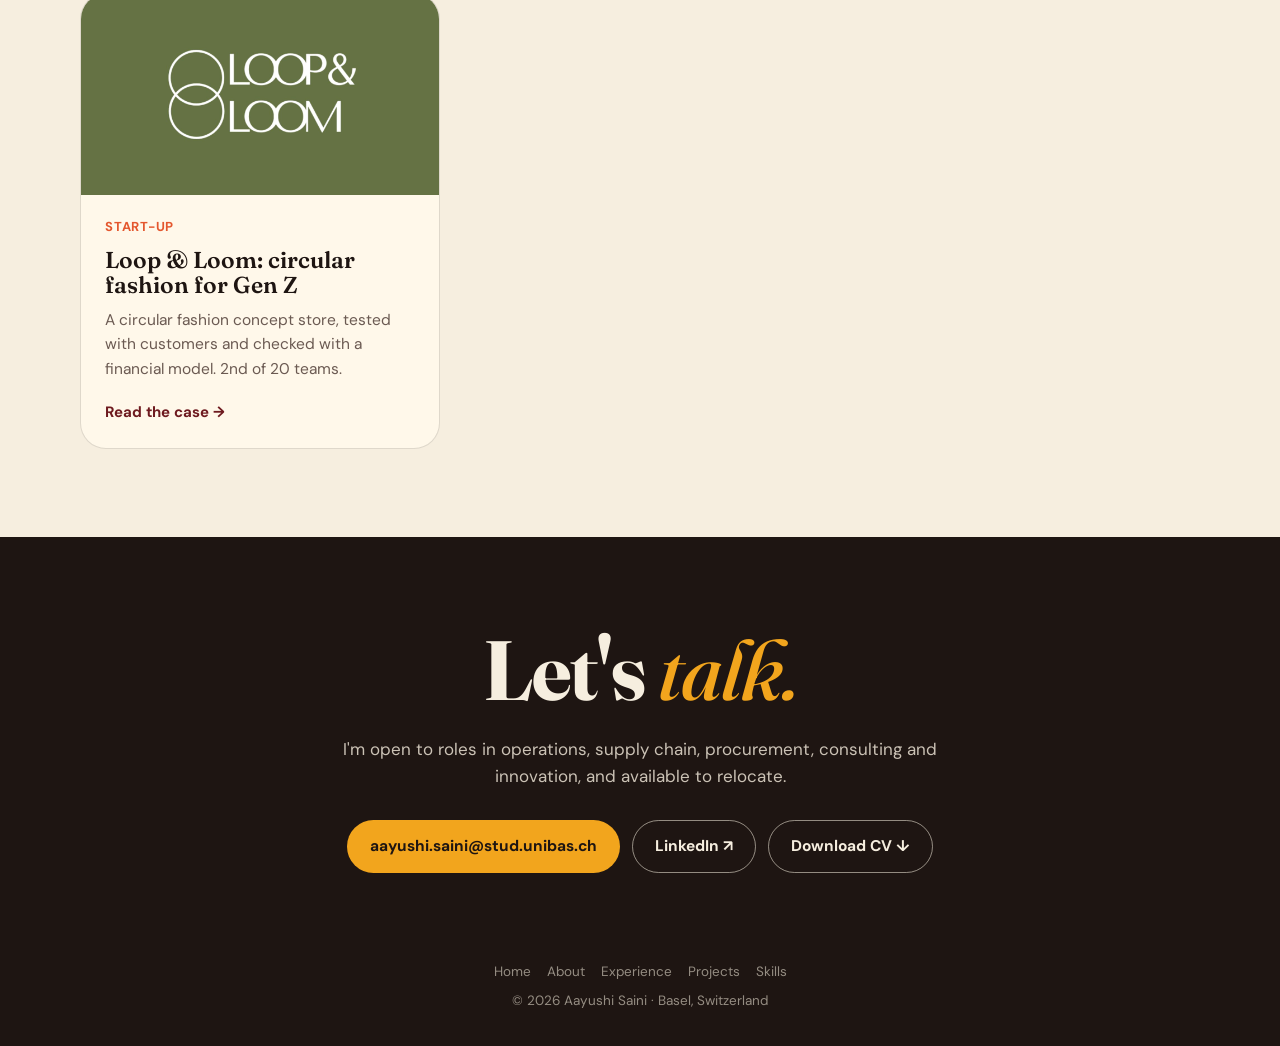
<file: projects.html>
<!DOCTYPE html>
<html lang="en">
<head>
<meta charset="utf-8">
<meta name="viewport" content="width=device-width, initial-scale=1">
<title>Projects | Aayushi Saini</title>
<meta name="description" content="Projects and research by Aayushi Saini: consulting, finance, supply chain, sustainability and entrepreneurship.">
<meta property="og:title" content="Projects | Aayushi Saini">
<meta property="og:description" content="Projects and research by Aayushi Saini: consulting, finance, supply chain, sustainability and entrepreneurship.">
<meta property="og:image" content="photo.jpg">
<script>document.documentElement.className='js'</script>
<link rel="preconnect" href="https://fonts.googleapis.com">
<link rel="preconnect" href="https://fonts.gstatic.com" crossorigin>
<link href="https://fonts.googleapis.com/css2?family=Fraunces:ital,opsz,wght@0,9..144,400;0,9..144,600;0,9..144,700;1,9..144,500&family=DM+Sans:wght@400;500;700&display=swap" rel="stylesheet">
<link rel="stylesheet" href="style.css">
</head>
<body>
<div class="progress" aria-hidden="true"></div>
<header class="nav" id="nav">
  <div class="wrap">
    <a class="brand" href="index.html"><span class="star">✦</span> Aayushi Saini</a>
    <button class="menu-btn" id="menuBtn" aria-expanded="false" aria-controls="links">Menu</button>
    <nav class="links" id="links" aria-label="Pages">
      <a href="index.html">Home</a><a href="about.html">About</a><a href="experience.html">Experience</a><a href="projects.html" class="active" aria-current="page">Projects</a><a href="skills.html">Skills</a>
      <a class="cta" href="#contact">Get in touch</a>
    </nav>
  </div>
</header>

<main>
<div class="page-hero">
  <div class="ghost" aria-hidden="true"><span>PROJECTS</span><span>PROJECTS</span><span>PROJECTS</span><span>PROJECTS</span><span>PROJECTS</span><span>PROJECTS</span></div>
  <div class="wrap">
    <h1 class="rise" style="--d:0">Projects &amp; <em>research</em></h1>
    <p class="lead rise" style="--d:1">Each one as a short case: the question, what I did, and what came out of it.</p>
  </div>
</div>

<section>
  <div class="wrap">
    <div class="filters rv" role="group" aria-label="Filter projects"><button aria-pressed="true" data-f="all">All</button><button aria-pressed="false" data-f="consulting">Consulting</button><button aria-pressed="false" data-f="finance">Finance &amp; strategy</button><button aria-pressed="false" data-f="supply">Supply chain</button><button aria-pressed="false" data-f="sustainability">Sustainability</button><button aria-pressed="false" data-f="research">Research</button><button aria-pressed="false" data-f="venture">Entrepreneurship</button></div>
    <div class="cards" data-stagger>
      <a class="card rv zoom" href="project-beiersdorf.html" data-t="consulting">
        <div class="cover"><img src="beiersdorf-1.jpg" alt="" width="1280" height="720" loading="lazy"></div>
        <div class="in-pad">
          <span class="kind">Consulting project</span>
          <h3>Beiersdorf HR Analytics: piloting a four-day work week</h3>
          <p>A six-month controlled pilot design with a KPI framework, dashboard and causal measurement.</p>
          <span class="read">Read the case <i>→</i></span>
        </div>
      </a>
      <a class="card rv zoom" href="project-ryanair.html" data-t="finance">
        <div class="cover"><img src="ryanair-1.jpg" alt="" width="1280" height="720" loading="lazy"></div>
        <div class="in-pad">
          <span class="kind">Case study</span>
          <h3>Ryanair: from reputation crisis to digital travel company</h3>
          <p>Why Europe's lowest-cost airline changed its model in 2013, and whether it paid off.</p>
          <span class="read">Read the case <i>→</i></span>
        </div>
      </a>
      <a class="card rv zoom" href="project-ferrari.html" data-t="finance">
        <div class="cover"><img src="ferrari-1.jpg" alt="" width="1280" height="720" loading="lazy"></div>
        <div class="in-pad">
          <span class="kind">Valuation case</span>
          <h3>Ferrari IPO: valuing a car maker as a luxury brand</h3>
          <p>Was going public the right call, and what was a Ferrari share worth? Multiples and DCF against the actual IPO price.</p>
          <span class="read">Read the case <i>→</i></span>
        </div>
      </a>
      <a class="card rv zoom" href="project-thesis.html" data-t="supply sustainability research">
        <div class="cover"><img src="thesis-1.jpg" alt="" width="1280" height="720" loading="lazy"></div>
        <div class="in-pad">
          <span class="kind">Master's thesis</span>
          <h3>Beyond Compliance: sustainable supply chains under environmental policy pressure</h3>
          <p>Does stricter environmental policy change what energy-intensive SMEs actually do? Evidence from 311 firms in 21 EU countries.</p>
          <span class="read">Read the case <i>→</i></span>
        </div>
      </a>
      <a class="card rv zoom" href="project-luxury-esg.html" data-t="sustainability research">
        <div class="cover"><img src="luxury-esg-1.jpg" alt="" width="1280" height="720" loading="lazy"></div>
        <div class="in-pad">
          <span class="kind">Seminar paper</span>
          <h3>From Prestige to Purpose: sustainability reporting in EU luxury fashion</h3>
          <p>Five years of ESG reports from 10 luxury firms, benchmarked against EU reporting standards.</p>
          <span class="read">Read the case <i>→</i></span>
        </div>
      </a>
      <a class="card rv zoom" href="project-fundraising.html" data-t="research">
        <div class="cover"><img src="fundraising-1.jpg" alt="" width="1280" height="720" loading="lazy"></div>
        <div class="in-pad">
          <span class="kind">Paper presentation</span>
          <h3>Coins are cold, cards are caring: do gifts in donation letters work?</h3>
          <p>A solo critical presentation of a seven-study paper on whether small gifts in charity mailings raise or reduce donations.</p>
          <span class="read">Read the case <i>→</i></span>
        </div>
      </a>
      <a class="card rv zoom" href="project-loop-loom.html" data-t="venture sustainability">
        <div class="cover"><img src="loop-loom-1.jpg" alt="" width="1280" height="720" loading="lazy"></div>
        <div class="in-pad">
          <span class="kind">Start-up</span>
          <h3>Loop &amp; Loom: circular fashion for Gen Z</h3>
          <p>A circular fashion concept store, tested with customers and checked with a financial model. 2nd of 20 teams.</p>
          <span class="read">Read the case <i>→</i></span>
        </div>
      </a>
    </div>
  </div>
</section>

<section id="contact" class="contact">
  <div class="wrap rv">
    <h2>Let's <em>talk.</em></h2>
    <p>I'm open to roles in operations, supply chain, procurement, consulting and innovation, and available to relocate.</p>
    <div class="btns">
      <a class="btn gold" href="mailto:aayushi.saini@stud.unibas.ch">aayushi.saini@stud.unibas.ch</a>
      <a class="btn line" href="https://www.linkedin.com/in/aayushi-saini-a6031a227/" target="_blank" rel="noopener">LinkedIn ↗</a>
      <a class="btn line" href="Aayushi_Saini_CV.pdf" download>Download CV ↓</a>
    </div>
  </div>
</section>
</main>

<footer>
  <p><a href="index.html">Home</a><a href="about.html">About</a><a href="experience.html">Experience</a><a href="projects.html">Projects</a><a href="skills.html">Skills</a></p>
  <p>© <span id="yr">2026</span> Aayushi Saini · Basel, Switzerland</p>
</footer>
<script src="main.js"></script>
</body>
</html>
</file>
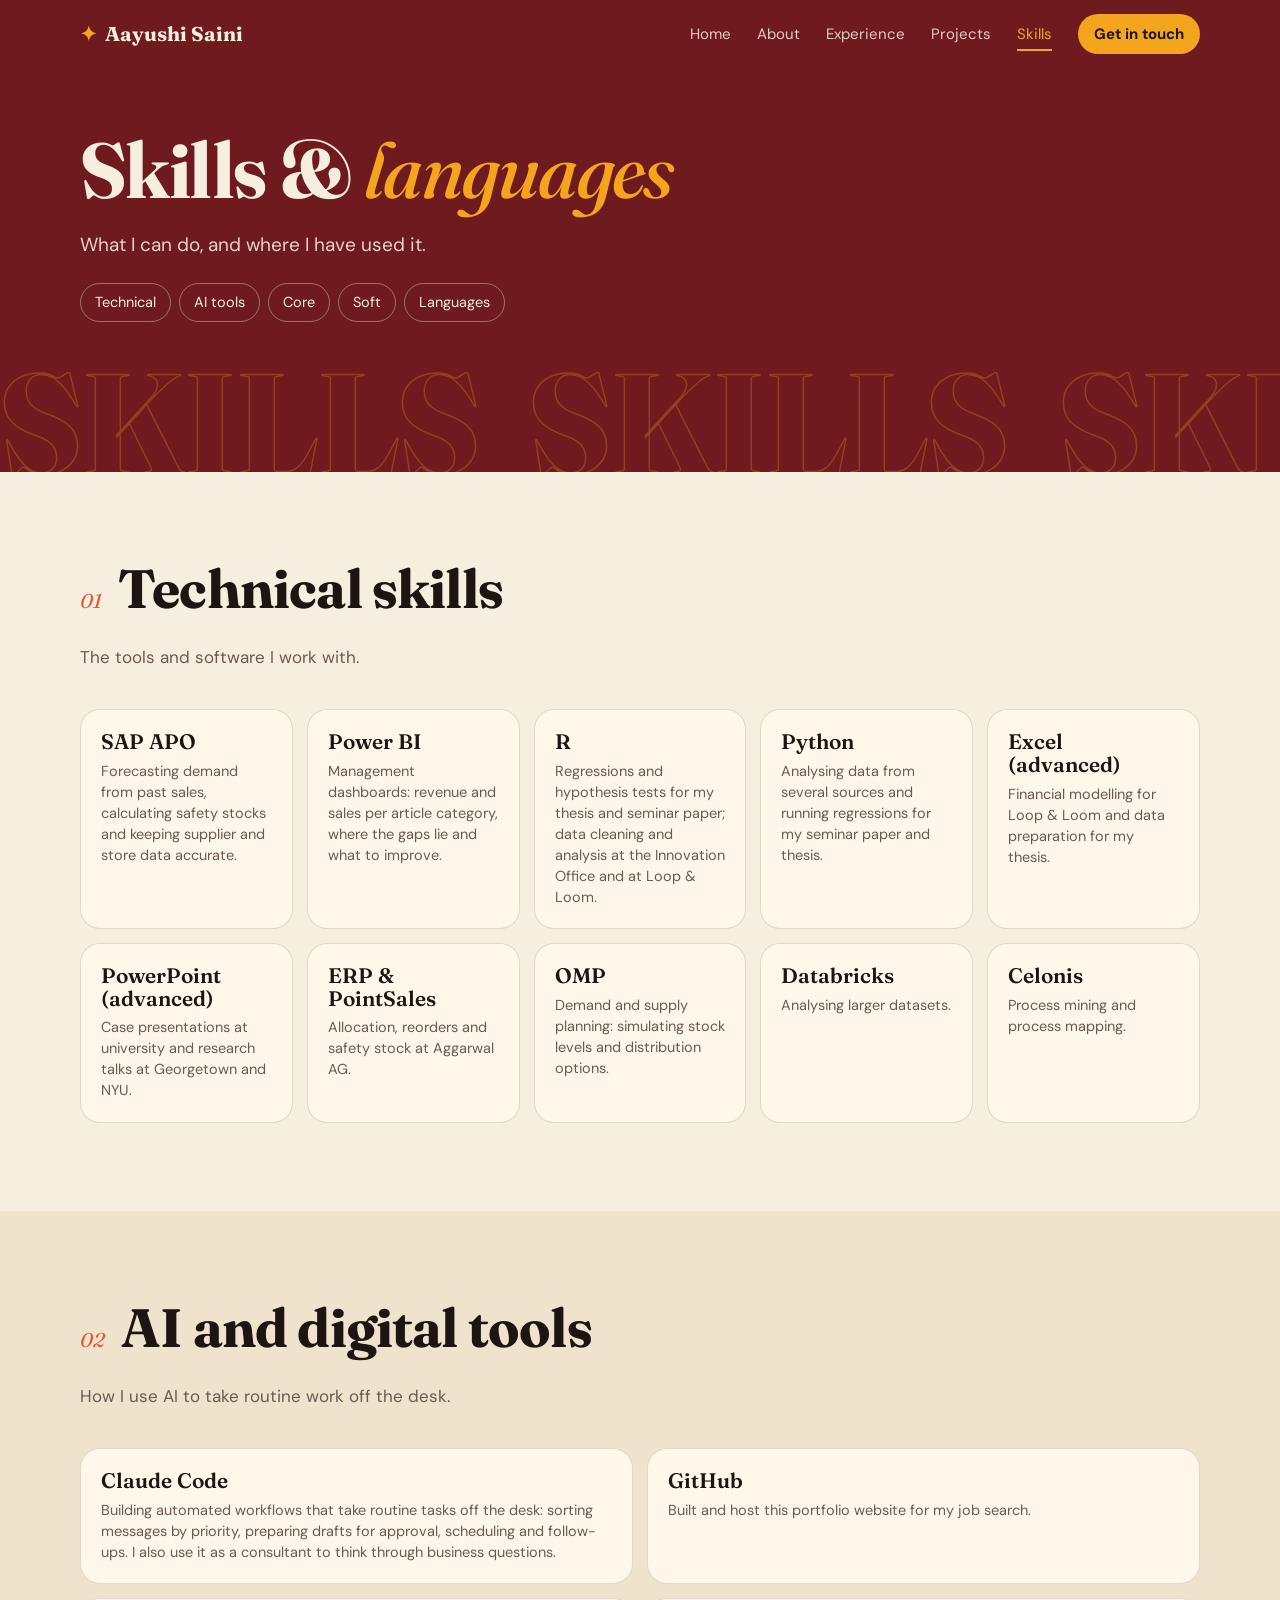
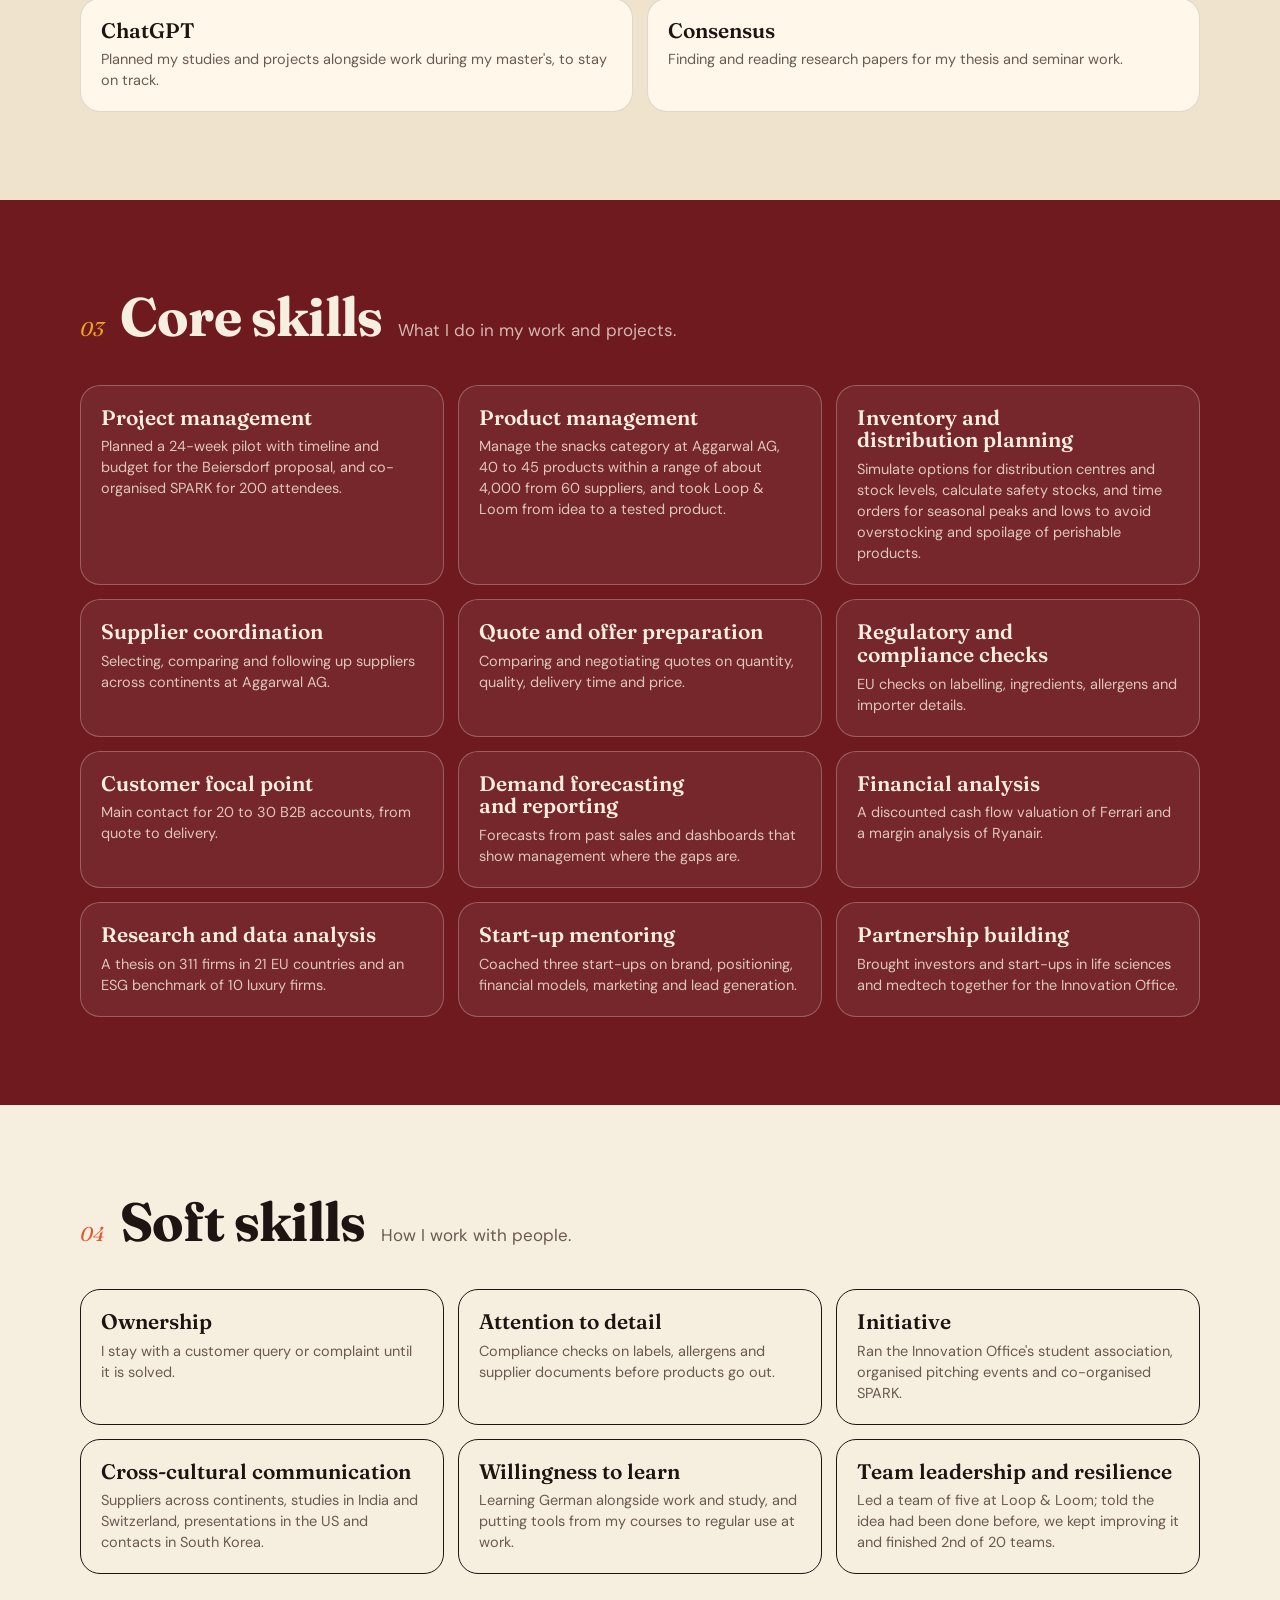
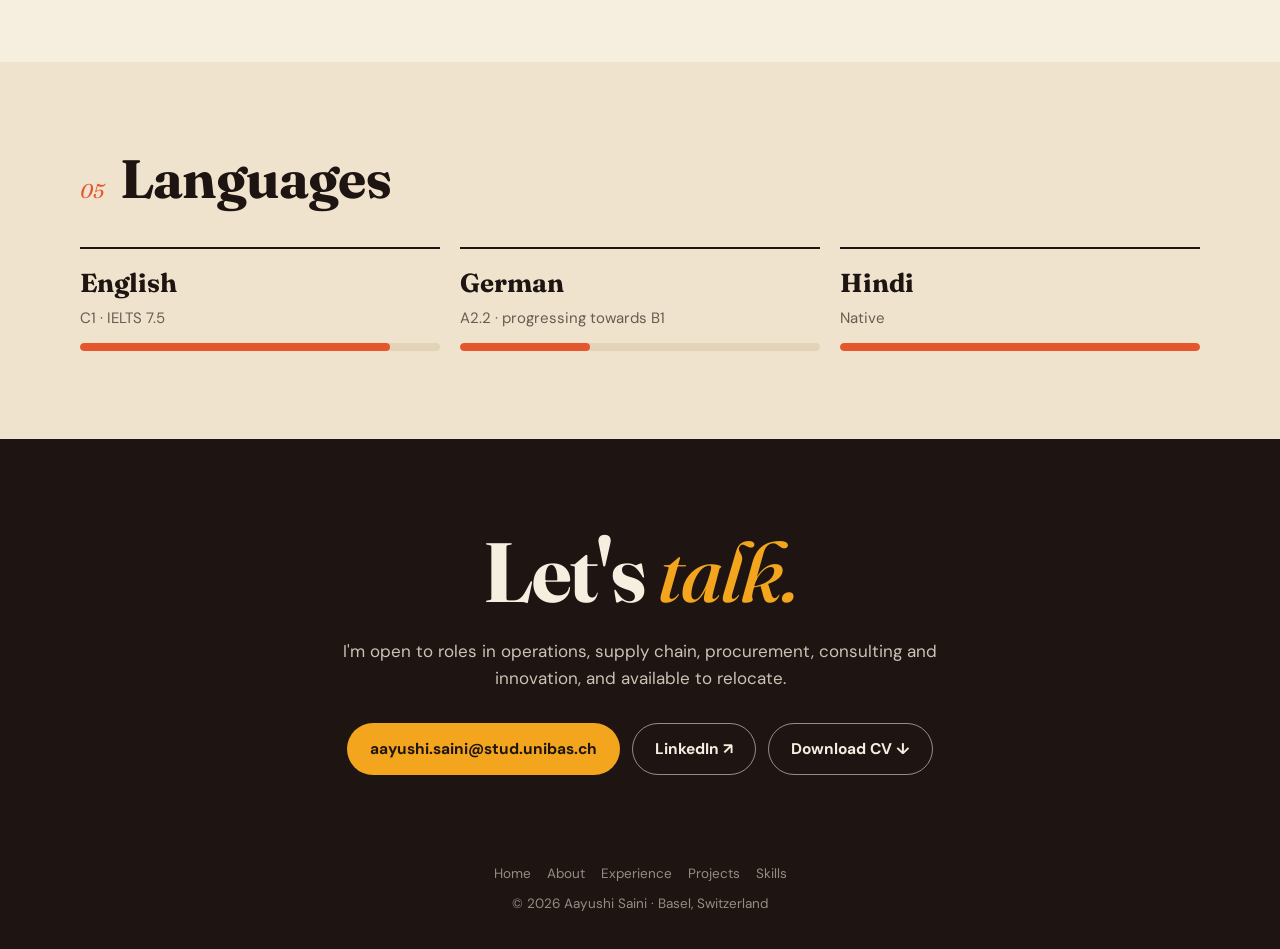
<file: skills.html>
<!DOCTYPE html>
<html lang="en">
<head>
<meta charset="utf-8">
<meta name="viewport" content="width=device-width, initial-scale=1">
<title>Skills | Aayushi Saini</title>
<meta name="description" content="Technical skills, AI tools, core and soft skills and languages of Aayushi Saini.">
<meta property="og:title" content="Skills | Aayushi Saini">
<meta property="og:description" content="Technical skills, AI tools, core and soft skills and languages of Aayushi Saini.">
<meta property="og:image" content="photo.jpg">
<script>document.documentElement.className='js'</script>
<link rel="preconnect" href="https://fonts.googleapis.com">
<link rel="preconnect" href="https://fonts.gstatic.com" crossorigin>
<link href="https://fonts.googleapis.com/css2?family=Fraunces:ital,opsz,wght@0,9..144,400;0,9..144,600;0,9..144,700;1,9..144,500&family=DM+Sans:wght@400;500;700&display=swap" rel="stylesheet">
<link rel="stylesheet" href="style.css">
</head>
<body>
<div class="progress" aria-hidden="true"></div>
<header class="nav" id="nav">
  <div class="wrap">
    <a class="brand" href="index.html"><span class="star">✦</span> Aayushi Saini</a>
    <button class="menu-btn" id="menuBtn" aria-expanded="false" aria-controls="links">Menu</button>
    <nav class="links" id="links" aria-label="Pages">
      <a href="index.html">Home</a><a href="about.html">About</a><a href="experience.html">Experience</a><a href="projects.html">Projects</a><a href="skills.html" class="active" aria-current="page">Skills</a>
      <a class="cta" href="#contact">Get in touch</a>
    </nav>
  </div>
</header>

<main>
<div class="page-hero">
  <div class="ghost" aria-hidden="true"><span>SKILLS</span><span>SKILLS</span><span>SKILLS</span><span>SKILLS</span><span>SKILLS</span><span>SKILLS</span></div>
  <div class="wrap">
    <h1 class="rise" style="--d:0">Skills &amp; <em>languages</em></h1>
    <p class="lead rise" style="--d:1">What I can do, and where I have used it.</p>
    <ul class="chips rise" style="--d:2"><li><a href="#technical">Technical</a></li><li><a href="#ai">AI tools</a></li><li><a href="#core">Core</a></li><li><a href="#soft">Soft</a></li><li><a href="#languages">Languages</a></li></ul>
  </div>
</div>

<section id="technical">
  <div class="wrap">
    <div class="sec-head rv"><span class="num">01</span><h2>Technical skills</h2><p class="sub">The tools and software I work with.</p></div>
    <div class="sk-grid" data-stagger><div class="sk rv zoom "><h3>SAP APO</h3><p>Forecasting demand from past sales, calculating safety stocks and keeping supplier and store data accurate.</p></div><div class="sk rv zoom "><h3>Power BI</h3><p>Management dashboards: revenue and sales per article category, where the gaps lie and what to improve.</p></div><div class="sk rv zoom "><h3>R</h3><p>Regressions and hypothesis tests for my thesis and seminar paper; data cleaning and analysis at the Innovation Office and at Loop &amp; Loom.</p></div><div class="sk rv zoom "><h3>Python</h3><p>Analysing data from several sources and running regressions for my seminar paper and thesis.</p></div><div class="sk rv zoom "><h3>Excel (advanced)</h3><p>Financial modelling for Loop &amp; Loom and data preparation for my thesis.</p></div><div class="sk rv zoom "><h3>PowerPoint (advanced)</h3><p>Case presentations at university and research talks at Georgetown and NYU.</p></div><div class="sk rv zoom "><h3>ERP &amp; PointSales</h3><p>Allocation, reorders and safety stock at Aggarwal AG.</p></div><div class="sk rv zoom "><h3>OMP</h3><p>Demand and supply planning: simulating stock levels and distribution options.</p></div><div class="sk rv zoom "><h3>Databricks</h3><p>Analysing larger datasets.</p></div><div class="sk rv zoom "><h3>Celonis</h3><p>Process mining and process mapping.</p></div></div>
  </div>
</section>

<section id="ai" class="tint">
  <div class="wrap">
    <div class="sec-head rv"><span class="num">02</span><h2>AI and digital tools</h2><p class="sub">How I use AI to take routine work off the desk.</p></div>
    <div class="sk-grid two" data-stagger><div class="sk rv zoom "><h3>Claude Code</h3><p>Building automated workflows that take routine tasks off the desk: sorting messages by priority, preparing drafts for approval, scheduling and follow-ups. I also use it as a consultant to think through business questions.</p></div><div class="sk rv zoom "><h3>GitHub</h3><p>Built and host this portfolio website for my job search.</p></div><div class="sk rv zoom "><h3>ChatGPT</h3><p>Planned my studies and projects alongside work during my master's, to stay on track.</p></div><div class="sk rv zoom "><h3>Consensus</h3><p>Finding and reading research papers for my thesis and seminar work.</p></div></div>
  </div>
</section>

<section id="core" class="wine">
  <div class="wrap">
    <div class="sec-head rv"><span class="num">03</span><h2>Core skills</h2><p class="sub" style="color:rgba(246,238,223,.75)">What I do in my work and projects.</p></div>
    <div class="sk-grid three" data-stagger><div class="sk rv zoom glass"><h3>Project management</h3><p>Planned a 24-week pilot with timeline and budget for the Beiersdorf proposal, and co-organised SPARK for 200 attendees.</p></div><div class="sk rv zoom glass"><h3>Product management</h3><p>Manage the snacks category at Aggarwal AG, 40 to 45 products within a range of about 4,000 from 60 suppliers, and took Loop &amp; Loom from idea to a tested product.</p></div><div class="sk rv zoom glass"><h3>Inventory and distribution planning</h3><p>Simulate options for distribution centres and stock levels, calculate safety stocks, and time orders for seasonal peaks and lows to avoid overstocking and spoilage of perishable products.</p></div><div class="sk rv zoom glass"><h3>Supplier coordination</h3><p>Selecting, comparing and following up suppliers across continents at Aggarwal AG.</p></div><div class="sk rv zoom glass"><h3>Quote and offer preparation</h3><p>Comparing and negotiating quotes on quantity, quality, delivery time and price.</p></div><div class="sk rv zoom glass"><h3>Regulatory and compliance checks</h3><p>EU checks on labelling, ingredients, allergens and importer details.</p></div><div class="sk rv zoom glass"><h3>Customer focal point</h3><p>Main contact for 20 to 30 B2B accounts, from quote to delivery.</p></div><div class="sk rv zoom glass"><h3>Demand forecasting and reporting</h3><p>Forecasts from past sales and dashboards that show management where the gaps are.</p></div><div class="sk rv zoom glass"><h3>Financial analysis</h3><p>A discounted cash flow valuation of Ferrari and a margin analysis of Ryanair.</p></div><div class="sk rv zoom glass"><h3>Research and data analysis</h3><p>A thesis on 311 firms in 21 EU countries and an ESG benchmark of 10 luxury firms.</p></div><div class="sk rv zoom glass"><h3>Start-up mentoring</h3><p>Coached three start-ups on brand, positioning, financial models, marketing and lead generation.</p></div><div class="sk rv zoom glass"><h3>Partnership building</h3><p>Brought investors and start-ups in life sciences and medtech together for the Innovation Office.</p></div></div>
  </div>
</section>

<section id="soft">
  <div class="wrap">
    <div class="sec-head rv"><span class="num">04</span><h2>Soft skills</h2><p class="sub">How I work with people.</p></div>
    <div class="sk-grid three" data-stagger><div class="sk rv zoom outline"><h3>Ownership</h3><p>I stay with a customer query or complaint until it is solved.</p></div><div class="sk rv zoom outline"><h3>Attention to detail</h3><p>Compliance checks on labels, allergens and supplier documents before products go out.</p></div><div class="sk rv zoom outline"><h3>Initiative</h3><p>Ran the Innovation Office's student association, organised pitching events and co-organised SPARK.</p></div><div class="sk rv zoom outline"><h3>Cross-cultural communication</h3><p>Suppliers across continents, studies in India and Switzerland, presentations in the US and contacts in South Korea.</p></div><div class="sk rv zoom outline"><h3>Willingness to learn</h3><p>Learning German alongside work and study, and putting tools from my courses to regular use at work.</p></div><div class="sk rv zoom outline"><h3>Team leadership and resilience</h3><p>Led a team of five at Loop &amp; Loom; told the idea had been done before, we kept improving it and finished 2nd of 20 teams.</p></div></div>
  </div>
</section>

<section id="languages" class="tint">
  <div class="wrap">
    <div class="sec-head rv"><span class="num">05</span><h2>Languages</h2></div>
    <div class="langs rv" style="margin-top:0">
      <div class="lang"><b>English</b><span>C1 · IELTS 7.5</span><div class="bar"><i style="--w:86%"></i></div></div>
      <div class="lang"><b>German</b><span>A2.2 · progressing towards B1</span><div class="bar"><i style="--w:36%"></i></div></div>
      <div class="lang"><b>Hindi</b><span>Native</span><div class="bar"><i style="--w:100%"></i></div></div>
    </div>
  </div>
</section>

<section id="contact" class="contact">
  <div class="wrap rv">
    <h2>Let's <em>talk.</em></h2>
    <p>I'm open to roles in operations, supply chain, procurement, consulting and innovation, and available to relocate.</p>
    <div class="btns">
      <a class="btn gold" href="mailto:aayushi.saini@stud.unibas.ch">aayushi.saini@stud.unibas.ch</a>
      <a class="btn line" href="https://www.linkedin.com/in/aayushi-saini-a6031a227/" target="_blank" rel="noopener">LinkedIn ↗</a>
      <a class="btn line" href="Aayushi_Saini_CV.pdf" download>Download CV ↓</a>
    </div>
  </div>
</section>
</main>

<footer>
  <p><a href="index.html">Home</a><a href="about.html">About</a><a href="experience.html">Experience</a><a href="projects.html">Projects</a><a href="skills.html">Skills</a></p>
  <p>© <span id="yr">2026</span> Aayushi Saini · Basel, Switzerland</p>
</footer>
<script src="main.js"></script>
</body>
</html>
</file>
<file: style.css>
:root{
  --wine:#6E1A1F; --wine-deep:#541216; --cream:#F6EEDF; --cream-2:#EFE3CD; --paper:#fff8ea;
  --ink:#1E1512; --muted:#6B5A52; --gold:#F2A51D; --coral:#E4572E; --line:rgba(30,21,18,.14);
  --serif:"Fraunces",Georgia,"Times New Roman",serif;
  --sans:"DM Sans",system-ui,-apple-system,"Segoe UI",Arial,sans-serif;
}
@view-transition{navigation:auto}
*{box-sizing:border-box}
html{scroll-behavior:smooth;scroll-padding-top:76px}
body{margin:0;background:var(--cream);color:var(--ink);font-family:var(--sans);font-size:17px;line-height:1.6;-webkit-font-smoothing:antialiased}
img{max-width:100%;display:block}
a{color:inherit}
h1,h2,h3{font-family:var(--serif);line-height:1.08;margin:0;text-wrap:balance}
p{margin:0}
ul{margin:0;padding:0;list-style:none}
.wrap{width:min(1120px,100% - 40px);margin-inline:auto}
:focus-visible{outline:3px solid var(--gold);outline-offset:3px;border-radius:6px}

/* progress bar */
.progress{position:fixed;top:0;left:0;height:3px;width:100%;background:var(--gold);transform-origin:0 50%;transform:scaleX(0);z-index:60}

/* nav */
.nav{position:fixed;inset:0 0 auto 0;z-index:50;transition:background .25s,box-shadow .25s;view-transition-name:nav}
.nav.scrolled{background:rgba(84,18,22,.96);box-shadow:0 6px 24px rgba(0,0,0,.18)}
.nav .wrap{display:flex;align-items:center;justify-content:space-between;height:68px;color:var(--cream)}
.brand{font-family:var(--serif);font-weight:700;font-size:20px;text-decoration:none;display:flex;align-items:center;gap:8px}
.star{color:var(--gold);display:inline-block}
.brand:hover .star{animation:spin 1s ease}
.links{display:flex;align-items:center;gap:26px;font-size:15px}
.links a{text-decoration:none;opacity:.85;position:relative}
.links a:not(.cta)::after{content:"";position:absolute;left:0;right:0;bottom:-5px;height:2px;background:var(--gold);transform:scaleX(0);transform-origin:0 50%;transition:transform .25s}
.links a:hover::after,.links a.active::after{transform:scaleX(1)}
.links a:hover,.links a.active{opacity:1;color:var(--gold)}
.links a.cta{background:var(--gold);color:var(--ink);opacity:1;padding:8px 16px;border-radius:999px;font-weight:700}
.links a.cta:hover{background:#ffb93a;color:var(--ink)}
.menu-btn{display:none;background:none;border:1.5px solid rgba(246,238,223,.5);color:var(--cream);border-radius:999px;padding:7px 14px;font:inherit;font-size:14px;cursor:pointer}

/* hero (home) */
.hero{background:var(--wine);color:var(--cream);position:relative;overflow:hidden;padding:128px 0 150px}
.ghost{position:absolute;left:0;bottom:-18px;display:flex;width:max-content;font-family:var(--serif);font-weight:700;font-size:clamp(70px,15vw,210px);line-height:.9;white-space:nowrap;color:transparent;-webkit-text-stroke:1.5px rgba(242,165,29,.28);pointer-events:none;user-select:none;animation:marquee 38s linear infinite}
.ghost span{padding-right:.35em}
.hero .wrap{position:relative;display:grid;grid-template-columns:1.25fr .75fr;gap:48px;align-items:center}
.eyebrow{display:inline-block;background:var(--cream);color:var(--wine);font-weight:700;font-size:14px;letter-spacing:.02em;padding:7px 16px;border-radius:999px;margin-bottom:22px}
.hero h1{font-size:clamp(46px,7.4vw,92px);font-weight:700;letter-spacing:-.02em}
.hero h1 em,.page-hero h1 em{font-style:italic;font-weight:500;color:var(--gold)}
.hero .lead{font-size:clamp(17px,1.6vw,20px);max-width:56ch;margin-top:22px;color:rgba(246,238,223,.88)}
.btns{display:flex;flex-wrap:wrap;gap:12px;margin-top:30px}
.btn{display:inline-flex;align-items:center;gap:8px;text-decoration:none;font-weight:700;font-size:15.5px;padding:13px 22px;border-radius:999px;border:1.5px solid transparent;transition:transform .15s,background .15s,color .15s,box-shadow .15s}
.btn:hover{transform:translateY(-2px);box-shadow:0 8px 18px rgba(0,0,0,.18)}
.btn.gold{background:var(--gold);color:var(--ink)}
.btn.line{border-color:rgba(246,238,223,.55);color:var(--cream)}
.btn.line:hover{background:var(--cream);color:var(--wine)}
.btn.dark{background:var(--ink);color:var(--cream)}
.facts{display:flex;flex-wrap:wrap;gap:8px 10px;margin-top:30px;font-size:14px}
.facts li{border:1px solid rgba(246,238,223,.3);padding:5px 13px;border-radius:999px;color:rgba(246,238,223,.9)}
.spark{position:absolute;color:var(--gold);pointer-events:none;animation:twinkle 3.2s ease-in-out infinite}

/* hero entrance */
.rise{animation:rise .8s cubic-bezier(.2,.7,.2,1) both;animation-delay:calc(var(--d,0) * 110ms + 80ms)}
.stamp-holder{justify-self:center;position:relative;animation:drop 1s cubic-bezier(.2,.9,.25,1.15) .35s both,sway 7s ease-in-out 1.4s infinite alternate;transform-origin:78% 0}
.stamp{--r:6px;width:306px;height:378px;padding:20px;background:var(--cream);
  -webkit-mask:linear-gradient(#000 0 0) center/calc(100% - 18px) calc(100% - 18px) no-repeat,radial-gradient(circle var(--r) at 50% 50%,#0000 97%,#000) -9px -9px/18px 18px;
  mask:linear-gradient(#000 0 0) center/calc(100% - 18px) calc(100% - 18px) no-repeat,radial-gradient(circle var(--r) at 50% 50%,#0000 97%,#000) -9px -9px/18px 18px}
.stamp img{width:100%;height:100%;object-fit:cover;object-position:50% 18%}
.pin{position:absolute;top:-10px;right:26px;width:34px;height:34px;border-radius:50%;background:radial-gradient(circle at 35% 30%,#ffd27a,var(--gold) 55%,#b97400);box-shadow:3px 6px 8px rgba(0,0,0,.35)}
.tagchip{position:absolute;left:-34px;bottom:34px;background:var(--gold);color:var(--ink);font-weight:700;font-size:14px;padding:8px 16px;border-radius:999px;transform:rotate(-4deg);box-shadow:0 6px 14px rgba(0,0,0,.25)}

/* inner page hero */
.page-hero{background:var(--wine);color:var(--cream);position:relative;overflow:hidden;padding:128px 0 150px}
.page-hero .wrap{position:relative}
.page-hero h1{font-size:clamp(40px,6.4vw,78px);font-weight:700;letter-spacing:-.02em;max-width:18ch}
.page-hero .lead{margin-top:18px;max-width:60ch;color:rgba(246,238,223,.88);font-size:clamp(17px,1.5vw,19px)}
.page-hero .ghost{bottom:-14px;font-size:clamp(60px,11vw,150px)}
.crumb{display:inline-flex;gap:8px;font-size:14px;margin-bottom:18px;color:rgba(246,238,223,.8);text-decoration:none}
.crumb:hover{color:var(--gold)}

/* keyword strip */
.strip{background:var(--gold);color:var(--ink);overflow:hidden;padding:13px 0;font-family:var(--serif);font-style:italic;font-size:20px}
.strip div{display:flex;width:max-content;white-space:nowrap;animation:marquee 30s linear infinite}
.strip span{padding-right:26px}
.strip:hover div{animation-play-state:paused}

/* sections */
section{padding:88px 0}
.sec-head{display:flex;align-items:baseline;gap:16px;margin-bottom:38px;flex-wrap:wrap}
.num{font-family:var(--serif);font-style:italic;color:var(--coral);font-size:20px}
h2{font-size:clamp(34px,4.6vw,54px);font-weight:700;letter-spacing:-.015em}
.sub{color:var(--muted);max-width:60ch;margin-top:10px;flex-basis:100%}
.more{margin-left:auto;font-weight:700;font-size:15.5px;text-decoration:none;border-bottom:2px solid var(--gold);padding-bottom:2px}
.more:hover{color:var(--wine)}
.dark{background:var(--ink);color:var(--cream)}
.dark .sub{color:rgba(246,238,223,.7)}
.dark .num,.wine .num{color:var(--gold)}
.wine{background:var(--wine);color:var(--cream)}
.tint{background:var(--cream-2)}

/* about */
.about-grid{display:grid;grid-template-columns:1.1fr .9fr;gap:48px;align-items:start}
.about-grid p+p{margin-top:16px}
.big{font-family:var(--serif);font-size:clamp(22px,2.4vw,29px);line-height:1.3}
.stats{display:grid;grid-template-columns:1fr 1fr;gap:14px}
.stat{background:var(--paper);border:1px solid var(--line);border-radius:22px;padding:22px;transition:transform .2s,box-shadow .2s}
.stat:hover{transform:translateY(-4px) rotate(-1deg);box-shadow:0 14px 28px rgba(84,18,22,.12)}
.stat b{display:block;font-family:var(--serif);font-size:44px;line-height:1;color:var(--wine);font-variant-numeric:tabular-nums}
.stat span{display:block;margin-top:8px;font-size:14.5px;color:var(--muted);line-height:1.4}

/* explore tiles */
.tiles{display:grid;grid-template-columns:repeat(3,1fr);gap:20px}
.tile{position:relative;overflow:hidden;display:flex;flex-direction:column;gap:10px;min-height:230px;padding:28px;border-radius:26px;text-decoration:none;border:1px solid rgba(246,238,223,.25);background:rgba(255,255,255,.05);transition:transform .25s,background .25s,color .25s}
.tile::before{content:"";position:absolute;inset:auto -40px -40px auto;width:150px;height:150px;border-radius:50%;background:var(--gold);transform:scale(0);transition:transform .45s cubic-bezier(.2,.7,.2,1)}
.tile:hover{transform:translateY(-6px);background:rgba(255,255,255,.1)}
.tile:hover::before{transform:scale(1)}
.tile .n{font-family:var(--serif);font-style:italic;color:var(--gold)}
.tile h3{font-size:30px;font-weight:600}
.tile p{color:rgba(246,238,223,.8);font-size:15.5px;max-width:30ch}
.tile .go{margin-top:auto;position:relative;font-weight:700;font-size:22px;align-self:flex-end;transition:transform .25s,color .25s}
.tile:hover .go{color:var(--ink);transform:translate(-8px,-8px) rotate(-45deg)}

/* experience timeline */
.tl{position:relative}
.tl::before{content:"";position:absolute;left:8px;top:8px;bottom:8px;width:2px;background:rgba(246,238,223,.16)}
.tl .fill{position:absolute;left:8px;top:8px;width:2px;height:0;background:var(--gold);max-height:calc(100% - 16px)}
.xp{position:relative;margin-left:44px;border-top:1px solid rgba(246,238,223,.18)}
.xp:last-of-type{border-bottom:1px solid rgba(246,238,223,.18)}
.xp::before{content:"✦";position:absolute;left:-46px;top:30px;width:22px;text-align:center;color:var(--gold);background:var(--ink);font-size:17px;line-height:1.3}
.xp summary{list-style:none;cursor:pointer;display:grid;grid-template-columns:160px 1fr auto;gap:22px;align-items:center;padding:24px 4px}
.xp summary::-webkit-details-marker{display:none}
.xp .when{font-size:14px;color:var(--gold);font-weight:500}
.xp h3{font-size:clamp(21px,2.3vw,27px);font-weight:600}
.xp .org{display:block;color:rgba(246,238,223,.7);font-family:var(--sans);font-size:15px;margin-top:5px;font-weight:400}
.plus{width:38px;height:38px;border-radius:50%;border:1.5px solid rgba(246,238,223,.4);display:grid;place-items:center;font-size:22px;line-height:1;transition:transform .25s,background .25s,color .25s}
.xp[open] .plus{transform:rotate(45deg);background:var(--gold);color:var(--ink);border-color:var(--gold)}
.xp summary:hover .plus{border-color:var(--gold)}
.xp .body{padding:0 4px 28px 186px}
.xp[open] .body{animation:rise .45s ease both}
.xp .body li,.ticks li{position:relative;padding-left:24px;margin-bottom:10px;max-width:74ch}
.xp .body li{color:rgba(246,238,223,.9)}
.xp .body li::before,.ticks li::before{content:"✦";position:absolute;left:0;color:var(--gold);font-size:13px;top:3px}
.ticks li::before{color:var(--coral)}
.tags{display:flex;flex-wrap:wrap;gap:8px;margin-top:16px}
.tag{font-size:13px;padding:4px 12px;border-radius:999px;border:1px solid currentColor;opacity:.8}

/* project cards */
.filters{display:flex;flex-wrap:wrap;gap:8px;margin-bottom:26px}
.filters button{font:inherit;font-size:14.5px;font-weight:500;cursor:pointer;padding:8px 16px;border-radius:999px;border:1.5px solid var(--ink);background:transparent;color:var(--ink);transition:background .2s,color .2s,transform .15s}
.filters button:hover{transform:translateY(-2px)}
.filters button[aria-pressed="true"]{background:var(--ink);color:var(--cream)}
.cards{display:grid;grid-template-columns:repeat(3,1fr);gap:20px}
.cards.two{grid-template-columns:repeat(2,1fr)}
.card{min-width:0;background:var(--paper);border:1px solid var(--line);border-radius:26px;overflow:hidden;display:flex;flex-direction:column;text-decoration:none;transition:transform .25s,box-shadow .25s}
.card:hover{transform:translateY(-6px);box-shadow:0 18px 36px rgba(84,18,22,.16)}
.card.hide{display:none}
.card.pop{animation:pop .4s cubic-bezier(.2,.7,.2,1) both}
.cover{aspect-ratio:16/9;overflow:hidden;background:var(--wine);position:relative}
.cover img{width:100%;height:100%;object-fit:cover;transition:transform .6s cubic-bezier(.2,.7,.2,1)}
.card:hover .cover img{transform:scale(1.06)}
.cover.type{display:grid;place-items:center;color:var(--cream);font-family:var(--serif);font-size:clamp(22px,2.4vw,30px);font-style:italic;text-align:center;padding:20px;background:linear-gradient(135deg,var(--wine),var(--wine-deep))}
.cover.type::after{content:"✦";position:absolute;top:14px;right:18px;color:var(--gold);font-style:normal;animation:twinkle 3s ease-in-out infinite}
.card .in-pad{padding:22px 24px 24px;display:flex;flex-direction:column;gap:10px;flex:1}
.kind{font-size:13px;font-weight:700;letter-spacing:.06em;text-transform:uppercase;color:var(--coral)}
.card h3{font-size:23px;font-weight:600}
.card p{font-size:15.5px;color:var(--muted)}
.card .read{margin-top:auto;padding-top:8px;font-weight:700;font-size:15px;color:var(--wine)}
.card .read i{display:inline-block;font-style:normal;transition:transform .25s}
.card:hover .read i{transform:translateX(6px)}

/* project detail */
.case{display:grid;grid-template-columns:1.25fr .75fr;gap:44px;align-items:start}
.case.solo{grid-template-columns:1fr;max-width:820px}
.case dl{margin:0;display:grid;gap:22px}
.case dt{font-weight:700;font-size:13px;letter-spacing:.06em;text-transform:uppercase;color:var(--coral)}
.case dd{margin:6px 0 0}
.case h3{font-size:24px;margin:34px 0 14px}
.chips{display:flex;flex-wrap:wrap;gap:8px}
.chips li{background:var(--ink);color:var(--cream);font-size:14.5px;padding:7px 14px;border-radius:999px;transition:transform .15s,background .15s}
.chips li:hover{transform:translateY(-3px) rotate(-2deg);background:var(--wine)}
.chips.soft li{background:transparent;color:var(--ink);border:1.5px solid var(--ink)}
.chips.soft li:hover{background:var(--gold)}
.page-hero .chips{margin-top:22px}
.page-hero .chips li{background:transparent;border:1px solid rgba(246,238,223,.4)}
.pager{display:flex;justify-content:space-between;gap:16px;margin-top:56px;padding-top:26px;border-top:1px solid var(--line);flex-wrap:wrap}
.pager a{text-decoration:none;font-weight:700}
.pager a span{display:block;font-weight:400;font-size:14px;color:var(--muted)}
.pager a:hover{color:var(--wine)}

/* gallery */
.gal{margin:0;min-width:0;border-radius:16px;overflow:hidden;border:1px solid var(--line);background:#fff;position:sticky;top:90px}
.gal-view{display:block;width:100%;padding:0;border:0;background:none;cursor:zoom-in;aspect-ratio:16/9;overflow:hidden}
.gal-view img{width:100%;height:100%;object-fit:cover}
.gal-view img.swap{animation:fade .35s ease both}
.gal-bar{display:flex;align-items:center;justify-content:space-between;gap:10px;padding:8px 10px;background:var(--ink);color:var(--cream);font-size:13.5px}
.gal-bar .cap{flex:1;text-align:center;min-width:0;overflow:hidden;text-overflow:ellipsis;white-space:nowrap}
.gal-bar button,.lb button{font:inherit;font-size:18px;line-height:1;width:34px;height:34px;border-radius:50%;border:1.5px solid rgba(246,238,223,.45);background:none;color:var(--cream);cursor:pointer;flex:none}
.gal-bar button:hover,.lb button:hover{background:var(--gold);color:var(--ink);border-color:var(--gold)}
.thumbs{display:grid;grid-template-columns:repeat(6,1fr);gap:6px;padding:8px;background:var(--ink)}
.thumbs button{padding:0;border:2px solid transparent;border-radius:6px;overflow:hidden;cursor:pointer;background:none;opacity:.55;transition:opacity .2s,border-color .2s}
.thumbs button[aria-current="true"],.thumbs button:hover{opacity:1;border-color:var(--gold)}
.thumbs img{aspect-ratio:16/9;object-fit:cover;width:100%}
.lb{border:0;padding:0;overflow:visible;background:transparent;max-width:min(1200px,94vw);width:94vw}
.lb[open]{animation:pop .3s ease both}
.lb::backdrop{background:rgba(20,12,10,.88)}
.lb img{width:100%;max-height:82vh;object-fit:contain;border-radius:12px;background:#fff}
.lb .row{display:flex;align-items:center;justify-content:space-between;gap:12px;color:var(--cream);padding:12px 2px 0;font-size:15px}
.lb .row .cap{flex:1;text-align:center}

/* education */
.edu{display:grid;grid-template-columns:1fr 1fr;gap:20px}
.edu article{border:1px solid rgba(246,238,223,.28);border-radius:26px;padding:28px;background:rgba(255,255,255,.05);transition:transform .25s,background .25s}
.edu article:hover{transform:translateY(-5px);background:rgba(255,255,255,.1)}
.edu .when{color:var(--gold);font-size:14px;font-weight:500}
.edu h3{font-size:25px;font-weight:600;margin:8px 0 6px}
.edu .school{color:rgba(246,238,223,.8);font-size:15.5px}
.edu ul{margin-top:16px;display:grid;gap:8px;font-size:15.5px}
.edu li b{color:var(--gold);font-weight:700}

/* skills */
.skills{display:grid;grid-template-columns:repeat(3,1fr);gap:20px}
.skill-col h3{font-size:22px;font-weight:600;margin-bottom:14px}
.langs{margin-top:44px;display:grid;grid-template-columns:repeat(3,1fr);gap:20px}
.lang{border-top:2px solid var(--ink);padding-top:14px}
.lang b{font-family:var(--serif);font-size:26px;display:block}
.lang span{color:var(--muted);font-size:15px}
.bar{height:8px;border-radius:99px;background:var(--cream-2);margin-top:12px;overflow:hidden}
.tint .bar{background:#e3d4b8}
.bar i{display:block;height:100%;width:var(--w);background:var(--coral);border-radius:99px}
.js .bar i{width:0;transition:width 1.1s cubic-bezier(.2,.7,.2,1) .2s}
.js .in .bar i{width:var(--w)}

/* contact */
.contact{background:var(--ink);color:var(--cream);text-align:center;position:relative;overflow:hidden}
.contact h2{font-size:clamp(40px,7vw,84px)}
.contact h2 em{color:var(--gold);font-weight:500}
.contact p{max-width:52ch;margin:20px auto 0;color:rgba(246,238,223,.8)}
.contact .btns{justify-content:center}
footer{background:var(--ink);color:rgba(246,238,223,.55);font-size:13.5px;text-align:center;padding:0 20px 34px}
footer a{margin:0 8px;text-decoration:none}
footer a:hover{color:var(--gold)}
footer p+p{margin-top:8px}

/* scroll reveal (only hides when JS is running) */
.js .rv{opacity:0;transform:translateY(26px);transition:opacity .7s cubic-bezier(.2,.7,.2,1),transform .7s cubic-bezier(.2,.7,.2,1);transition-delay:calc(var(--i,0) * 90ms)}
.js .rv.left{transform:translateX(-30px)}
.js .rv.zoom{transform:scale(.94)}
.js .rv.in{opacity:1;transform:none}

@keyframes rise{from{opacity:0;transform:translateY(28px)}to{opacity:1;transform:none}}
@keyframes drop{from{opacity:0;transform:translateY(-70px) rotate(-14deg)}to{opacity:1;transform:rotate(4deg)}}
@keyframes sway{from{transform:rotate(4deg)}to{transform:rotate(1deg)}}
@keyframes marquee{to{transform:translateX(-50%)}}
@keyframes twinkle{0%,100%{opacity:.25;transform:scale(.7) rotate(0)}50%{opacity:1;transform:scale(1.15) rotate(45deg)}}
@keyframes spin{to{transform:rotate(360deg)}}
@keyframes pop{from{opacity:0;transform:scale(.94)}to{opacity:1;transform:none}}
@keyframes fade{from{opacity:.2}to{opacity:1}}

@media (prefers-reduced-motion:reduce){
  @view-transition{navigation:none}
  html{scroll-behavior:auto}
  *,*::before,*::after{animation:none!important;transition:none!important}
  .stamp-holder{transform:rotate(4deg)}
  .js .rv{opacity:1;transform:none}
  .js .bar i{width:var(--w)}
}

@media (max-width:900px){
  .hero .wrap,.about-grid,.case{grid-template-columns:1fr}
  .stamp-holder{order:-1;margin-bottom:8px}
  .stamp{width:234px;height:288px;padding:17px}
  .tagchip{left:-18px;bottom:22px;font-size:13px}
  .hero{padding:104px 0 120px}
  .page-hero{padding:104px 0 110px}
  .cards,.cards.two,.edu,.skills,.langs,.tiles{grid-template-columns:1fr}
  .tile{min-height:0}
  .xp summary{grid-template-columns:1fr auto;gap:6px 14px}
  .xp .when{grid-column:1/-1}
  .xp .body{padding-left:4px}
  .gal{position:static}
  section{padding:64px 0}
  .more{margin-left:0;flex-basis:100%}
  .menu-btn{display:block}
  .links{position:absolute;top:68px;left:0;right:0;background:var(--wine-deep);flex-direction:column;align-items:flex-start;gap:4px;padding:14px 20px 20px;display:none}
  .links.open{display:flex;animation:rise .3s ease both}
  .links a{padding:8px 0;font-size:17px}
  .links a.cta{margin-top:6px;padding:9px 18px}
}
@media (max-width:420px){.stats{grid-template-columns:1fr}}

/* experience journey panels */
.xp-intro{font-family:var(--serif);font-size:20px;line-height:1.4;color:var(--cream);max-width:60ch;margin-bottom:20px}
.xp-grid{display:grid;grid-template-columns:1fr 1.4fr;gap:14px}
.panel{border:1px solid rgba(246,238,223,.2);border-radius:20px;padding:20px 22px;background:rgba(255,255,255,.04)}
.panel.wide{grid-column:1/-1}
.panel h4{margin:0 0 12px;font-size:13px;letter-spacing:.07em;text-transform:uppercase;color:var(--gold);display:flex;align-items:center;gap:10px}
.panel h4 span{width:24px;height:24px;border-radius:50%;background:var(--gold);color:var(--ink);display:grid;place-items:center;font-size:13px;letter-spacing:0}
.panel .tags{margin-top:0}
.panel .tag{font-size:14.5px;padding:6px 14px;opacity:1}
.xp .body .panel li:last-child{margin-bottom:0}
.panel.next{background:var(--gold);border-color:var(--gold);color:var(--ink)}
.panel.next h4{color:var(--wine-deep)}
.panel.next h4 span{background:var(--ink);color:var(--gold)}
.panel.next p{font-size:18px;line-height:1.5;max-width:70ch}

/* skills page */
.sk-grid{display:grid;grid-template-columns:repeat(5,1fr);gap:14px}
.sk-grid.three{grid-template-columns:repeat(3,1fr)}
.sk{background:var(--paper);border:1px solid var(--line);border-radius:20px;padding:20px;transition:transform .2s,box-shadow .2s,background .2s}
.sk:hover{transform:translateY(-5px) rotate(-1deg);box-shadow:0 14px 28px rgba(84,18,22,.14)}
.sk h3{font-size:21px;font-weight:600}
.sk p{font-size:14.5px;color:var(--muted);margin-top:8px;line-height:1.45}
.sk.glass{background:rgba(255,255,255,.06);border-color:rgba(246,238,223,.28)}
.sk.glass:hover{background:rgba(255,255,255,.12)}
.sk.glass p{color:rgba(246,238,223,.8)}
.sk.outline{background:transparent;border:1.5px solid var(--ink)}
.sk.outline:hover{background:var(--gold)}
.sk.outline:hover p{color:var(--ink)}
.page-hero .chips a{text-decoration:none}
.page-hero .chips li:hover{background:var(--gold);color:var(--ink);border-color:var(--gold)}
.tiles{grid-template-columns:repeat(4,1fr)}
.tile h3{font-size:26px}
@media (max-width:1100px){.sk-grid{grid-template-columns:repeat(3,1fr)}.tiles{grid-template-columns:repeat(2,1fr)}}
@media (max-width:900px){.xp-grid{grid-template-columns:1fr}.sk-grid,.sk-grid.three{grid-template-columns:1fr 1fr}.tiles{grid-template-columns:1fr}}
@media (max-width:480px){.sk-grid,.sk-grid.three{grid-template-columns:1fr}}
.xp-note{border-left:3px solid var(--gold);padding:4px 0 4px 16px;margin:0 0 20px;color:rgba(246,238,223,.85);max-width:70ch;font-size:16px}
.xp-note b{display:block;font-size:13px;letter-spacing:.07em;text-transform:uppercase;color:var(--gold);margin-bottom:2px}
.sk-grid.two{grid-template-columns:1fr 1fr}
@media (max-width:700px){.sk-grid.two{grid-template-columns:1fr}}
</file>
